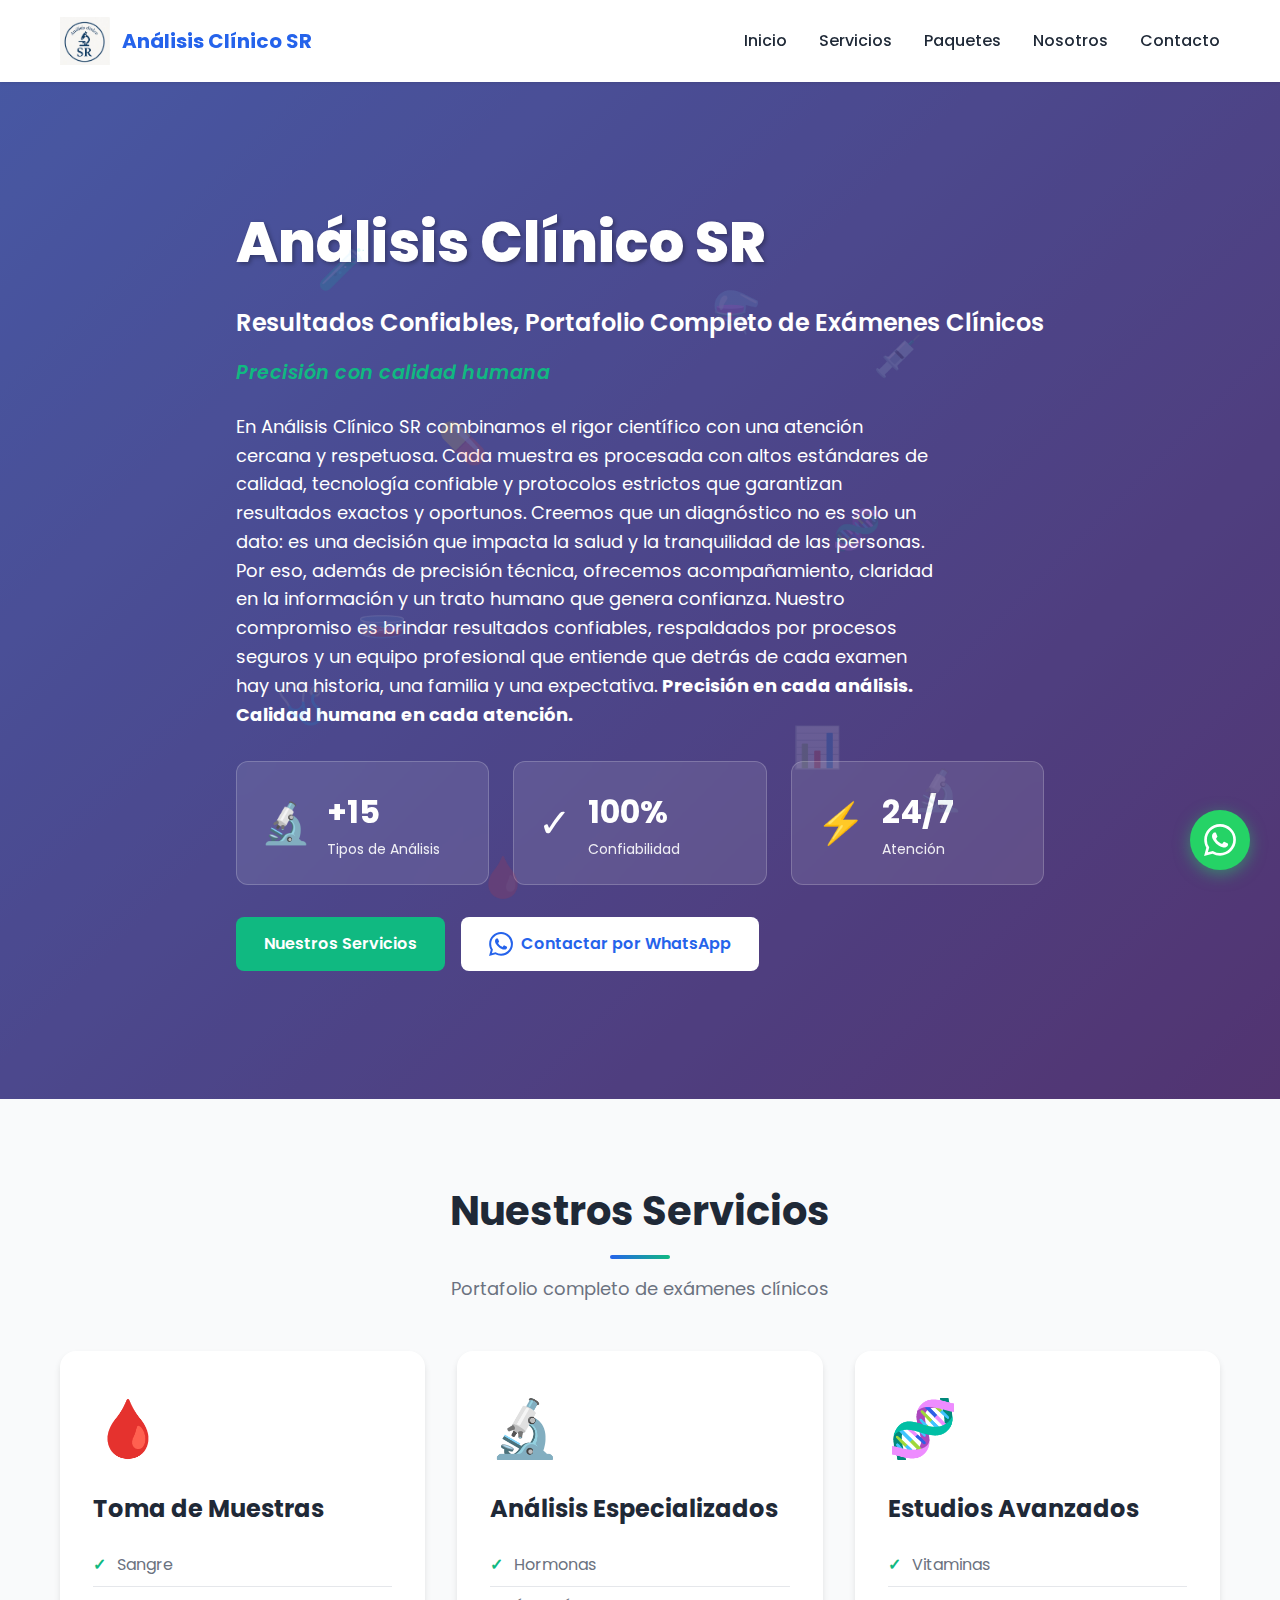
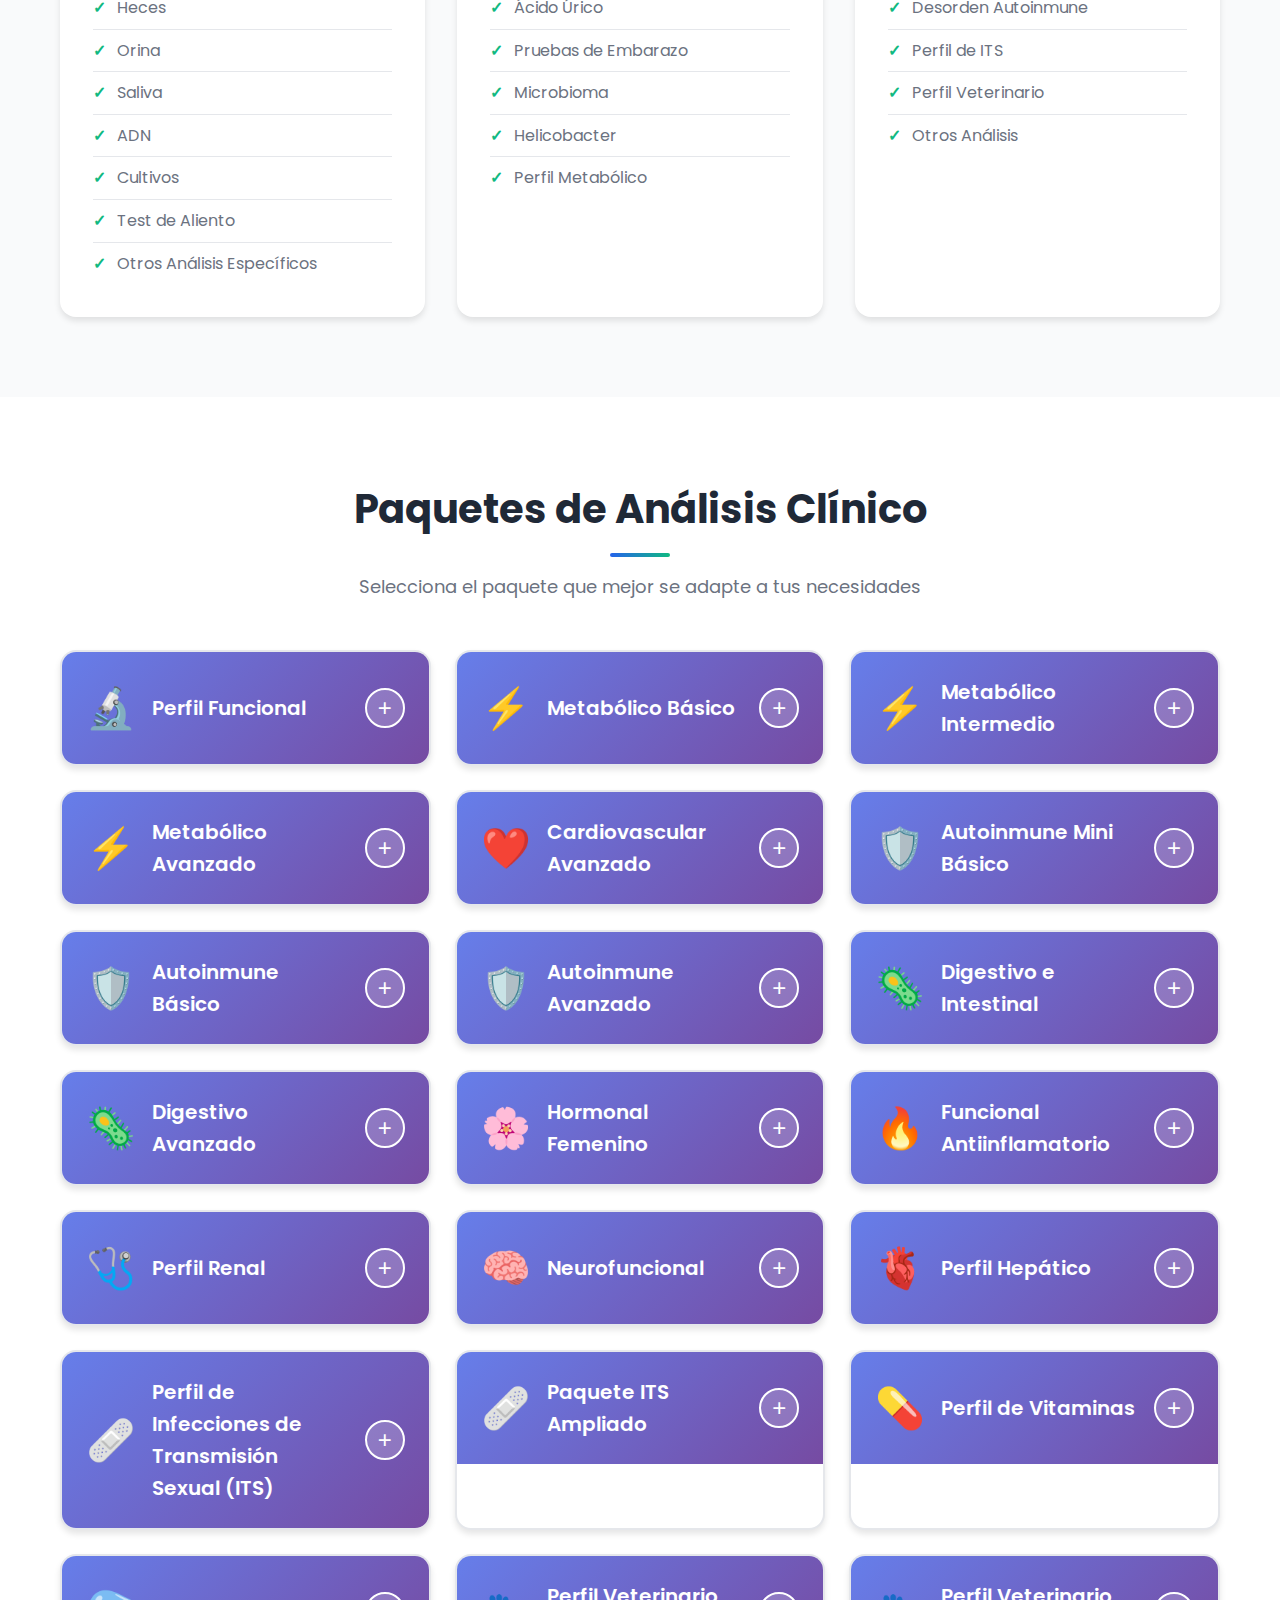
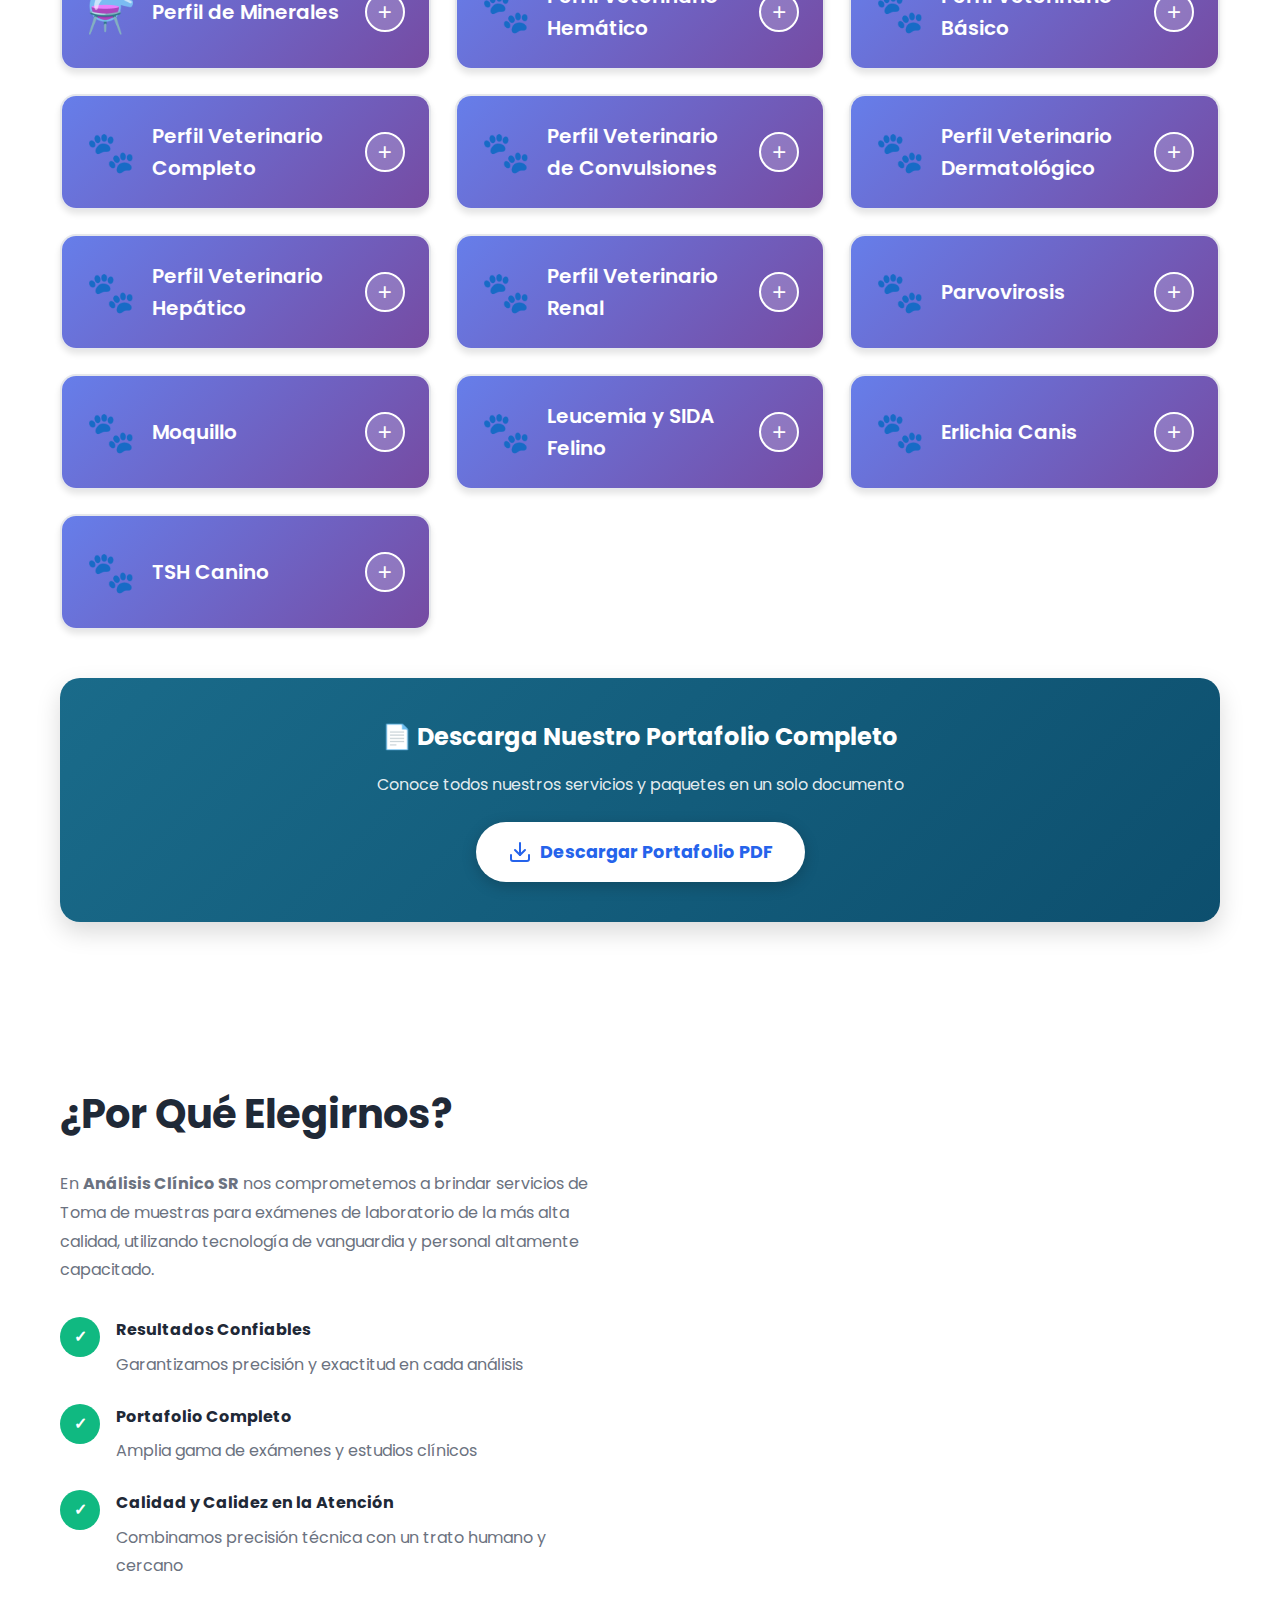
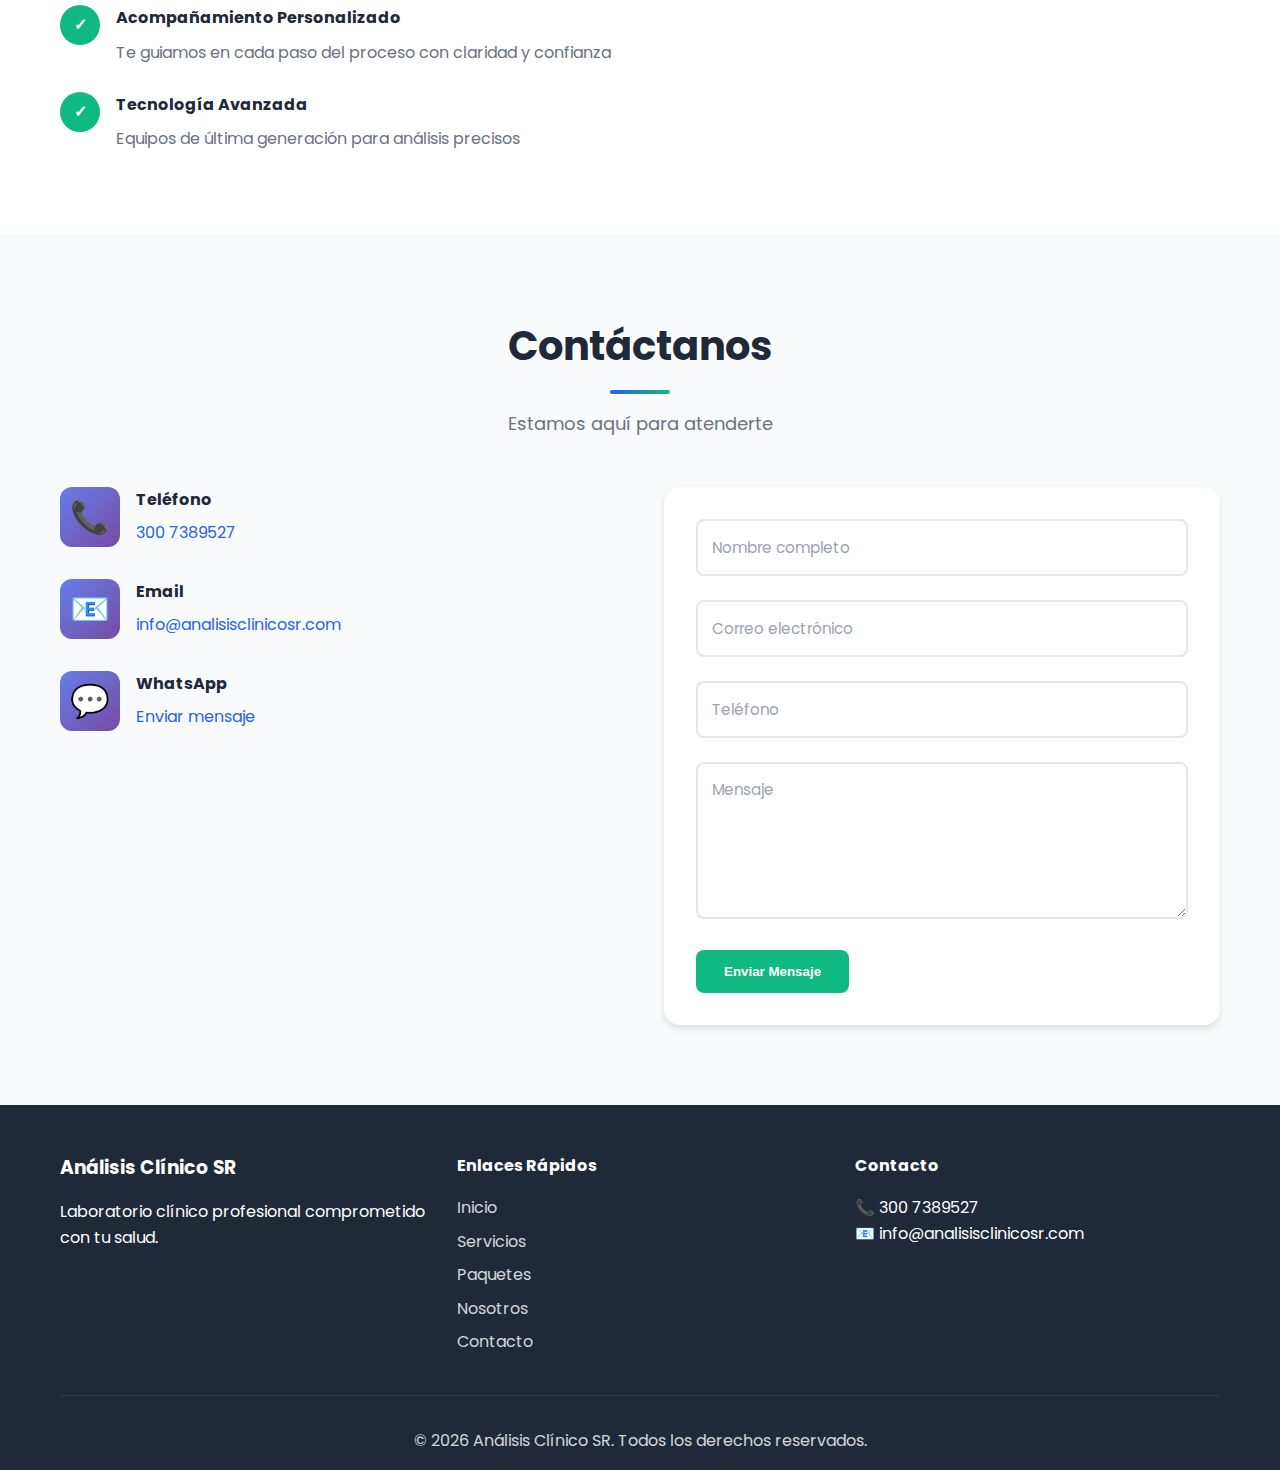
<file: index.html>
<!DOCTYPE html>
<html lang="es">
<head>
    <meta charset="UTF-8">
    <meta name="viewport" content="width=device-width, initial-scale=1.0">
    <meta name="description" content="Análisis Clínico SR - Laboratorio clínico profesional con resultados confiables.  Toma de muestras y portafolio completo de exámenes.">
    <meta name="keywords" content="laboratorio clínico, análisis clínico, toma de muestras, exámenes de sangre, pruebas de laboratorio">
    <title>Análisis Clínico SR - Laboratorio Clínico Profesional</title>
    <meta name="theme-color" content="#1a6b8a">
    <link rel="icon" href="images/logo.png" type="image/png">
    <link rel="stylesheet" href="css/styles.css">
    <link rel="preconnect" href="https://fonts.googleapis.com">
    <link rel="preconnect" href="https://fonts.gstatic.com" crossorigin>
    <link href="https://fonts.googleapis.com/css2?family=Poppins:wght@300;400;600;700;800&display=swap" rel="stylesheet">
    <style>
        /* Floating WhatsApp Button */
        .whatsapp-float {
            position: fixed;
            bottom: 30px;
            right: 30px;
            z-index: 9999;
        }
        .whatsapp-float a {
            display: flex;
            align-items: center;
            justify-content: center;
            width: 60px;
            height: 60px;
            background-color: #25D366;
            border-radius: 50%;
            box-shadow: 0 4px 16px rgba(37, 211, 102, 0.5);
            text-decoration: none;
            animation: whatsapp-pulse 2s infinite;
            position: relative;
        }
        .whatsapp-float a svg {
            fill: white;
        }
        .whatsapp-float a::after {
            content: '¡Escríbenos!';
            position: absolute;
            right: 70px;
            background: #333;
            color: white;
            padding: 6px 12px;
            border-radius: 6px;
            font-size: 0.85rem;
            white-space: nowrap;
            opacity: 0;
            pointer-events: none;
            transition: opacity 0.2s;
        }
        .whatsapp-float a:hover::after {
            opacity: 1;
        }
        @keyframes whatsapp-pulse {
            0%   { transform: scale(1); box-shadow: 0 4px 16px rgba(37, 211, 102, 0.5); }
            50%  { transform: scale(1.1); box-shadow: 0 6px 24px rgba(37, 211, 102, 0.7); }
            100% { transform: scale(1); box-shadow: 0 4px 16px rgba(37, 211, 102, 0.5); }
        }
    </style>
</head>
<body>
    <!-- Navegación -->
    <nav class="navbar">
        <div class="container">
            <div class="logo">
                <img src="images/logo.png" alt="Análisis Clínico SR Logo">
                <span>Análisis Clínico SR</span>
            </div>
            <ul class="nav-menu">
                <li><a href="#inicio">Inicio</a></li>
                <li><a href="#servicios">Servicios</a></li>
                <li><a href="#paquetes">Paquetes</a></li>
                <li><a href="#sobre-nosotros">Nosotros</a></li>
                <li><a href="#contacto">Contacto</a></li>
            </ul>
            <div class="hamburger">
                <span></span>
                <span></span>
                <span></span>
            </div>
        </div>
    </nav>

    <!-- Sección Hero -->
    <section id="inicio" class="hero">
        <div class="hero-overlay"></div>
        <div class="container hero-content">
            <div class="hero-text">
                <h1>Análisis Clínico SR</h1>
                <p class="subtitle">Resultados Confiables, Portafolio Completo de Exámenes Clínicos</p>
                <p class="slogan"><em>Precisión con calidad humana</em></p>
                <p class="description">En Análisis Clínico SR combinamos el rigor científico con una atención cercana y respetuosa. Cada muestra es procesada con altos estándares de calidad, tecnología confiable y protocolos estrictos que garantizan resultados exactos y oportunos. Creemos que un diagnóstico no es solo un dato: es una decisión que impacta la salud y la tranquilidad de las personas. Por eso, además de precisión técnica, ofrecemos acompañamiento, claridad en la información y un trato humano que genera confianza. Nuestro compromiso es brindar resultados confiables, respaldados por procesos seguros y un equipo profesional que entiende que detrás de cada examen hay una historia, una familia y una expectativa. <strong>Precisión en cada análisis. Calidad humana en cada atención.</strong></p>
                
                <!-- Estadísticas -->
                <div class="hero-stats">
                    <div class="stat-item">
                        <div class="stat-icon">🔬</div>
                        <div class="stat-content">
                            <h3>+15</h3>
                            <p>Tipos de Análisis</p>
                        </div>
                    </div>
                    <div class="stat-item">
                        <div class="stat-icon">✓</div>
                        <div class="stat-content">
                            <h3>100%</h3>
                            <p>Confiabilidad</p>
                        </div>
                    </div>
                    <div class="stat-item">
                        <div class="stat-icon">⚡</div>
                        <div class="stat-content">
                            <h3>24/7</h3>
                            <p>Atención</p>
                        </div>
                    </div>
                </div>

                <div class="hero-buttons">
                    <a href="#servicios" class="btn btn-primary">Nuestros Servicios</a>
                    <a href="https://wa.me/573007389527" target="_blank" class="btn btn-secondary">
                        <svg width="24" height="24" viewBox="0 0 24 24" fill="currentColor" style="margin-right: 8px;">
                            <path d="M17.472 14.382c-0.297-0.149-1.758-0.867-2.03-0.967-0.273-0.099-0.471-0.148-0.67 0.15-0.197 0.297-0.767 0.966-0.94 1.164-0.173 0.199-0.347 0.223-0.644 0.075-0.297-0.15-1.255-0.463-2.39-1.475-0.883-0.788-1.48-1.761-1.653-2.059-0.173-0.297-0.018-0.458 0.13-0.606 0.134-0.133 0.298-0.347 0.446-0.52 0.149-0.174 0.198-0.298 0.298-0.497 0.099-0.198 0.05-0.371-0.025-0.52-0.075-0.149-0.669-1.612-0.916-2.207-0.242-0.579-0.487-0.5-0.669-0.51-0.173-0.008-0.371-0.01-0.57-0.01-0.198 0-0.52 0.074-0.792 0.372-0.272 0.297-1.04 1.016-1.04 2.479 0 1.462 1.065 2.875 1.213 3.074 0.149 0.198 2.096 3.2 5.077 4.487 0.709 0.306 1.262 0.489 1.694 0.625 0.712 0.227 1.36 0.195 1.871 0.118 0.571-0.085 1.758-0.719 2.006-1.413 0.248-0.694 0.248-1.289 0.173-1.413-0.074-0.124-0.272-0.198-0.57-0.347m-5.421 7.403h-0.004a9.87 9.87 0 01-5.031-1.378l-0.361-0.214-3.741 0.982 0.998-3.648-0.235-0.374a9.86 9.86 0 01-1.51-5.26c0.001-5.45 4.436-9.884 9.888-9.884 2.64 0 5.122 1.03 6.988 2.898a9.825 9.825 0 012.893 6.994c-0.003 5.45-4.437 9.884-9.885 9.884m8.413-18.297A11.815 11.815 0 0012.05 0C5.495 0 0.16 5.335 0.157 11.892c0 2.096 0.547 4.142 1.588 5.945L0.057 24l6.305-1.654a11.882 11.882 0 005.683 1.448h0.005c6.554 0 11.89-5.335 11.893-11.893a11.821 11.821 0 00-3.48-8.413z"/>
                        </svg>
                        Contactar por WhatsApp
                    </a>
                </div>
            </div>

            <!-- Iconos Flotantes -->
            <div class="floating-icons">
                <div class="float-icon icon-1">🧪</div>
                <div class="float-icon icon-2">💉</div>
                <div class="float-icon icon-3">🩺</div>
                <div class="float-icon icon-4">🔬</div>
                <div class="float-icon icon-5">🧬</div>
                <div class="float-icon icon-6">💊</div>
                <div class="float-icon icon-7">🩸</div>
                <div class="float-icon icon-8">⚗️</div>
                <div class="float-icon icon-9">🧫</div>
                <div class="float-icon icon-10">📊</div>
            </div>
        </div>
    </section>

    <!-- Sección de Servicios -->
    <section id="servicios" class="services">
        <div class="container">
            <h2 class="section-title">Nuestros Servicios</h2>
            <p class="section-subtitle">Portafolio completo de exámenes clínicos</p>
            
            <div class="services-grid">
                <div class="service-card">
                    <div class="service-icon">🩸</div>
                    <h3>Toma de Muestras</h3>
                    <ul>
                        <li>Sangre</li>
                        <li>Heces</li>
                        <li>Orina</li>
                        <li>Saliva</li>
                        <li>ADN</li>
                        <li>Cultivos</li>
                        <li>Test de Aliento</li>
                        <li>Otros Análisis Específicos</li>
                    </ul>
                </div>

                <div class="service-card">
                    <div class="service-icon">🔬</div>
                    <h3>Análisis Especializados</h3>
                    <ul>
                        <li>Hormonas</li>
                        <li>Ácido Úrico</li>
                        <li>Pruebas de Embarazo</li>
                        <li>Microbioma</li>
                        <li>Helicobacter</li>
                        <li>Perfil Metabólico</li>
                    </ul>
                </div>

                <div class="service-card">
                    <div class="service-icon">🧬</div>
                    <h3>Estudios Avanzados</h3>
                    <ul>
                        <li>Vitaminas</li>
                        <li>Desorden Autoinmune</li>
                        <li>Perfil de ITS</li>
                        <li>Perfil Veterinario</li>
                        <li>Otros Análisis</li>
                    </ul>
                </div>
            </div>
        </div>
    </section>

    <!-- Sección de Paquetes -->
    <section id="paquetes" class="packages">
        <div class="container">
            <h2 class="section-title">Paquetes de Análisis Clínico</h2>
            <p class="section-subtitle">Selecciona el paquete que mejor se adapte a tus necesidades</p>
            
            <div class="packages-container">
                <!-- Perfil Funcional -->
                <div class="package-card">
                    <div class="package-header">
                        <div class="package-icon">🔬</div>
                        <h3>Perfil Funcional</h3>
                        <button class="toggle-btn">+</button>
                    </div>
                    <div class="package-content">
                        <ul>
                            <li>25 OH Vitamina D</li>
                            <li>PTH Intacta (Paratohormona)</li>
                            <li>Calcio en Suero</li>
                            <li>Fósforo en Suero</li>
                            <li>Ácido Fólico</li>
                            <li>Homocisteína Sérica</li>
                            <li>Zinc en Suero</li>
                            <li>PCR Ultrasensible</li>
                            <li>TSH</li>
                            <li>T3 Libre</li>
                            <li>T4 Libre</li>
                            <li>Anticuerpos Antitiroperoxidasa</li>
                            <li>Anticuerpos Antitiroglobulínicos</li>
                            <li>VSG</li>
                            <li>Magnesio en Suero</li>
                            <li>Hierro Sérico</li>
                            <li>Porcentaje de saturación de Transferrina</li>
                            <li>TIBC</li>
                            <li>Proteínas Totales y Diferenciadas</li>
                            <li>Hemograma</li>
                            <li>Creatinina – BUN</li>
                            <li>TGO – TGP</li>
                            <li>Gama Glutamil Transferasa</li>
                            <li>Fosfatasa Alcalina</li>
                            <li>HbA1C (Glucosa Glicada)</li>
                            <li>Insulina Basal</li>
                            <li>Insulina Post Prandial</li>
                            <li>LDH (Lactato Deshidrogenasa)</li>
                            <li>Perfil Lipídico</li>
                            <li>Ácido Úrico</li>
                            <li>Bilirrubinas</li>
                            <li>Glicemia Pre</li>
                            <li>Post Prandial</li>
                            <li>Coprológico</li>
                            <li>Antígeno Fecal para Helicobacter</li>
                            <li>Vitamina B12</li>
                        </ul>
                        <a href="https://wa.me/573007389527?text=Hola,%20estoy%20interesado%20en%20el%20Perfil%20Funcional" target="_blank" class="btn btn-primary">Solicitar este paquete</a>
                    </div>
                </div>

                <!-- Metabólico Básico -->
                <div class="package-card">
                    <div class="package-header">
                        <div class="package-icon">⚡</div>
                        <h3>Metabólico Básico</h3>
                        <button class="toggle-btn">+</button>
                    </div>
                    <div class="package-content">
                        <ul>
                            <li>Glucosa en ayunas</li>
                            <li>Insulina pre</li>
                            <li>Hb glicosilada (HbA1c)</li>
                            <li>Perfil lipídico completo (CT, HDL, LDL, TG)</li>
                            <li>Creatinina y BUN</li>
                            <li>Ácido úrico</li>
                            <li>AST – ALT</li>
                            <li>Hemograma</li>
                        </ul>
                        <a href="https://wa.me/573007389527?text=Hola,%20estoy%20interesado%20en%20el%20Metabólico%20Básico" target="_blank" class="btn btn-primary">Solicitar este paquete</a>
                    </div>
                </div>

                <!-- Metabólico Intermedio -->
                <div class="package-card">
                    <div class="package-header">
                        <div class="package-icon">⚡</div>
                        <h3>Metabólico Intermedio</h3>
                        <button class="toggle-btn">+</button>
                    </div>
                    <div class="package-content">
                        <ul>
                            <li>Glucosa en ayunas</li>
                            <li>Insulina pre y post carga 75</li>
                            <li>Perfil lipídico completo (CT, HDL, LDL, TG)</li>
                            <li>Creatinina y BUN</li>
                            <li>Ácido úrico</li>
                            <li>AST, ALT</li>
                            <li>Hemograma</li>
                            <li>Hemoglobina glicosilada (HbA1c)</li>
                            <li>TSH</li>
                            <li>T4 libre</li>
                            <li>PCR ultra sensible</li>
                            <li>Vitamina D3 25oh</li>
                            <li>Vitamina B12</li>
                            <li>Cortisol sérico AM</li>
                        </ul>
                        <a href="https://wa.me/573007389527?text=Hola,%20estoy%20interesado%20en%20el%20Metabólico%20Intermedio" target="_blank" class="btn btn-primary">Solicitar este paquete</a>
                    </div>
                </div>

                <!-- Metabólico Avanzado -->
                <div class="package-card">
                    <div class="package-header">
                        <div class="package-icon">⚡</div>
                        <h3>Metabólico Avanzado</h3>
                        <button class="toggle-btn">+</button>
                    </div>
                    <div class="package-content">
                        <ul>
                            <li>Glucosa en ayunas</li>
                            <li>Índice HOMA-IR (Glucosa + Insulina)</li>
                            <li>Insulina pre y post carga</li>
                            <li>Perfil lipídico completo (CT, HDL, LDL, TG)</li>
                            <li>Creatinina y BUN</li>
                            <li>Ácido úrico</li>
                            <li>AST, ALT</li>
                            <li>Hemograma</li>
                            <li>Hemoglobina glicosilada (HbA1c)</li>
                            <li>TSH</li>
                            <li>T4 libre</li>
                            <li>PCR ultrasensible</li>
                            <li>Homocisteína</li>
                            <li>Ferritina</li>
                            <li>Vitamina D</li>
                            <li>Vitamina B12</li>
                            <li>Curva de cortisol en saliva (7, 10, 4, 10)</li>
                        </ul>
                        <a href="https://wa.me/573007389527?text=Hola,%20estoy%20interesado%20en%20el%20Metabólico%20Avanzado" target="_blank" class="btn btn-primary">Solicitar este paquete</a>
                    </div>
                </div>

                <!-- Cardiovascular Avanzado -->
                <div class="package-card">
                    <div class="package-header">
                        <div class="package-icon">❤️</div>
                        <h3>Cardiovascular Avanzado</h3>
                        <button class="toggle-btn">+</button>
                    </div>
                    <div class="package-content">
                        <ul>
                            <li>Apolipoproteína A</li>
                            <li>Apolipoproteína B</li>
                            <li>Troponinas I (Cualitativa o cuantitativa)</li>
                            <li>Lipoproteína A</li>
                        </ul>
                        <a href="https://wa.me/573007389527?text=Hola,%20estoy%20interesado%20en%20el%20Cardiovascular%20Avanzado" target="_blank" class="btn btn-primary">Solicitar este paquete</a>
                    </div>
                </div>

                <!-- Autoinmune Mini Básico -->
                <div class="package-card">
                    <div class="package-header">
                        <div class="package-icon">🛡️</div>
                        <h3>Autoinmune Mini Básico</h3>
                        <button class="toggle-btn">+</button>
                    </div>
                    <div class="package-content">
                        <ul>
                            <li>ANAS</li>
                            <li>VSG</li>
                            <li>Factor Reumatoideo Latex</li>
                            <li>Factor Reumatoideo Cuantitativo</li>
                        </ul>
                        <a href="https://wa.me/573007389527?text=Hola,%20estoy%20interesado%20en%20el%20Autoinmune%20Mini%20Básico" target="_blank" class="btn btn-primary">Solicitar este paquete</a>
                    </div>
                </div>

                <!-- Autoinmune Básico -->
                <div class="package-card">
                    <div class="package-header">
                        <div class="package-icon">🛡️</div>
                        <h3>Autoinmune Básico</h3>
                        <button class="toggle-btn">+</button>
                    </div>
                    <div class="package-content">
                        <ul>
                            <li>ANAS</li>
                            <li>PCR latex</li>
                            <li>VSG</li>
                            <li>Hemograma</li>
                            <li>TSH, T4 libre</li>
                            <li>AC Antiperoxidasa</li>
                            <li>Ac Antitiroglobulínico</li>
                            <li>Factor Reumatoideo latex</li>
                            <li>Factor Reumatoideo Cuantitativo</li>
                        </ul>
                        <a href="https://wa.me/573007389527?text=Hola,%20estoy%20interesado%20en%20el%20Autoinmune%20Básico" target="_blank" class="btn btn-primary">Solicitar este paquete</a>
                    </div>
                </div>

                <!-- Autoinmune Avanzado -->
                <div class="package-card">
                    <div class="package-header">
                        <div class="package-icon">🛡️</div>
                        <h3>Autoinmune Avanzado</h3>
                        <button class="toggle-btn">+</button>
                    </div>
                    <div class="package-content">
                        <ul>
                            <li>ANAS</li>
                            <li>PCR</li>
                            <li>VSG</li>
                            <li>Hemograma</li>
                            <li>TSH, T4 libre</li>
                            <li>AC Antiperoxidasa</li>
                            <li>Ac Antitiroglobulínico</li>
                            <li>Anti-DNA</li>
                            <li>Anti-Ro/SSA, Anti-La/SSB</li>
                            <li>Anti-CCP</li>
                            <li>Factor Reumatoideo latex</li>
                            <li>Factor Reumatoideo cuantitativo</li>
                            <li>C3 y C4</li>
                            <li>Anticardiolipinas IgG e IgM</li>
                            <li>Péptido citrulina</li>
                        </ul>
                        <a href="https://wa.me/573007389527?text=Hola,%20estoy%20interesado%20en%20el%20Autoinmune%20Avanzado" target="_blank" class="btn btn-primary">Solicitar este paquete</a>
                    </div>
                </div>

                <!-- Digestivo e Intestinal -->
                <div class="package-card">
                    <div class="package-header">
                        <div class="package-icon">🦠</div>
                        <h3>Digestivo e Intestinal</h3>
                        <button class="toggle-btn">+</button>
                    </div>
                    <div class="package-content">
                        <ul>
                            <li>Calprotectina fecal</li>
                            <li>Elastasa pancreática fecal</li>
                            <li>Anticuerpos anti-transglutaminasa IgA / IgG</li>
                            <li>Giardia / Blastocystis / Parásitos en heces</li>
                            <li>Coproscópico + coprocultivo</li>
                        </ul>
                        <a href="https://wa.me/573007389527?text=Hola,%20estoy%20interesado%20en%20el%20Digestivo%20e%20Intestinal" target="_blank" class="btn btn-primary">Solicitar este paquete</a>
                    </div>
                </div>

                <!-- Digestivo Avanzado -->
                <div class="package-card">
                    <div class="package-header">
                        <div class="package-icon">🦠</div>
                        <h3>Digestivo Avanzado</h3>
                        <button class="toggle-btn">+</button>
                    </div>
                    <div class="package-content">
                        <ul>
                            <li>Prueba de aliento para SIBO</li>
                            <li>Prueba de aliento Ureasa C13 (Helicobacter pylori)</li>
                            <li>Prueba de aliento intolerancia a la lactosa</li>
                            <li>Prueba de aliento intolerancia a la fructosa</li>
                            <li>Biomatest</li>
                            <li>Biomatest pro</li>
                        </ul>
                        <p class="package-note">Tiempo de entrega: 10 días (incluyendo envío)</p>
                        <a href="https://wa.me/573007389527?text=Hola,%20estoy%20interesado%20en%20el%20Digestivo%20Avanzado" target="_blank" class="btn btn-primary">Solicitar este paquete</a>
                    </div>
                </div>

                <!-- Hormonal Femenino -->
                <div class="package-card">
                    <div class="package-header">
                        <div class="package-icon">🌸</div>
                        <h3>Hormonal Femenino</h3>
                        <button class="toggle-btn">+</button>
                    </div>
                    <div class="package-content">
                        <ul>
                            <li>FSH, LH</li>
                            <li>Estradiol</li>
                            <li>Progesterona (día 21 del ciclo)</li>
                            <li>Prolactina basal</li>
                            <li>DHEA-S</li>
                            <li>Testosterona total, testosterona libre</li>
                            <li>SHBG</li>
                            <li>TSH y T4 libre</li>
                        </ul>
                        <a href="https://wa.me/573007389527?text=Hola,%20estoy%20interesado%20en%20el%20Hormonal%20Femenino" target="_blank" class="btn btn-primary">Solicitar este paquete</a>
                    </div>
                </div>

                <!-- Funcional Antiinflamatorio -->
                <div class="package-card">
                    <div class="package-header">
                        <div class="package-icon">🔥</div>
                        <h3>Funcional Antiinflamatorio</h3>
                        <button class="toggle-btn">+</button>
                    </div>
                    <div class="package-content">
                        <ul>
                            <li>PCR ultrasensible</li>
                            <li>VSG</li>
                            <li>Ferritina</li>
                            <li>Homocisteína</li>
                            <li>Vitamina D3 25 OH</li>
                            <li>Insulina basal</li>
                            <li>Ácido úrico</li>
                            <li>TGP/TGO</li>
                            <li>Cortisol AM</li>
                        </ul>
                        <a href="https://wa.me/573007389527?text=Hola,%20estoy%20interesado%20en%20el%20Funcional%20Antiinflamatorio" target="_blank" class="btn btn-primary">Solicitar este paquete</a>
                    </div>
                </div>

                <!-- Perfil Renal -->
                <div class="package-card">
                    <div class="package-header">
                        <div class="package-icon">🩺</div>
                        <h3>Perfil Renal</h3>
                        <button class="toggle-btn">+</button>
                    </div>
                    <div class="package-content">
                        <ul>
                            <li>Creatinina</li>
                            <li>BUN</li>
                            <li>TFG (Tasa de Filtración Glomerular)</li>
                            <li>Electrolitos (Na, K, Cl, Ca, Mg)</li>
                            <li>Ácido úrico</li>
                            <li>Uroanálisis</li>
                            <li>Microalbuminuria</li>
                        </ul>
                        <a href="https://wa.me/573007389527?text=Hola,%20estoy%20interesado%20en%20el%20Perfil%20Renal" target="_blank" class="btn btn-primary">Solicitar este paquete</a>
                    </div>
                </div>

                <!-- Neurofuncional -->
                <div class="package-card">
                    <div class="package-header">
                        <div class="package-icon">🧠</div>
                        <h3>Neurofuncional</h3>
                        <button class="toggle-btn">+</button>
                    </div>
                    <div class="package-content">
                        <ul>
                            <li>Vitamina B12</li>
                            <li>Ácido fólico libre</li>
                            <li>Vitamina B6</li>
                            <li>Magnesio sérico</li>
                            <li>Homocisteína</li>
                            <li>TSH, T4 libre</li>
                            <li>Cortisol AM</li>
                            <li>Cortisol en saliva</li>
                        </ul>
                        <a href="https://wa.me/573007389527?text=Hola,%20estoy%20interesado%20en%20el%20Neurofuncional" target="_blank" class="btn btn-primary">Solicitar este paquete</a>
                    </div>
                </div>

                <!-- Perfil Hepático -->
                <div class="package-card">
                    <div class="package-header">
                        <div class="package-icon">🫀</div>
                        <h3>Perfil Hepático</h3>
                        <button class="toggle-btn">+</button>
                    </div>
                    <div class="package-content">
                        <ul>
                            <li>Bilirrubinas totales</li>
                            <li>Bilirrubinas directas</li>
                            <li>Bilirrubinas indirectas</li>
                            <li>Fosfatasa Alcalina</li>
                            <li>AST</li>
                            <li>ALT</li>
                            <li>GGT</li>
                            <li>LDH</li>
                        </ul>
                        <a href="https://wa.me/573007389527?text=Hola,%20estoy%20interesado%20en%20el%20Perfil%20Hepático" target="_blank" class="btn btn-primary">Solicitar este paquete</a>
                    </div>
                </div>

                <!-- ITS Básico -->
                <div class="package-card">
                    <div class="package-header">
                        <div class="package-icon">🩹</div>
                        <h3>Perfil de Infecciones de Transmisión Sexual (ITS)</h3>
                        <button class="toggle-btn">+</button>
                    </div>
                    <div class="package-content">
                        <ul>
                            <li>VDRL o RPR (tamizaje para sífilis)</li>
                            <li>Prueba rápida de VIH 1/2 o ELISA VIH 4ta generación</li>
                            <li>Hepatitis B (HBsAg, Anti-HBs, Anti-HBc total)</li>
                            <li>Hepatitis C (Anti-VHC)</li>
                        </ul>
                        <a href="https://wa.me/573007389527?text=Hola,%20estoy%20interesado%20en%20el%20Perfil%20de%20ITS" target="_blank" class="btn btn-primary">Solicitar este paquete</a>
                    </div>
                </div>

                <!-- ITS Ampliado -->
                <div class="package-card">
                    <div class="package-header">
                        <div class="package-icon">🩹</div>
                        <h3>Paquete ITS Ampliado</h3>
                        <button class="toggle-btn">+</button>
                    </div>
                    <div class="package-content">
                        <ul>
                            <li>PCR o detección molecular para:  </li>
                            <li>Chlamydia trachomatis</li>
                            <li>Neisseria gonorrhoeae</li>
                            <li>Mycoplasma genitalium</li>
                            <li>Ureaplasma urealyticum</li>
                            <li>Herpes simple tipo 1 y 2</li>
                            <li>Cultivo endocervical o uretral</li>
                            <li>Papanicolaou</li>
                            <li>ADN de VPH</li>
                            <li>Frotis</li>
                        </ul>
                        <a href="https://wa.me/573007389527?text=Hola,%20estoy%20interesado%20en%20el%20Paquete%20ITS%20Ampliado" target="_blank" class="btn btn-primary">Solicitar este paquete</a>
                    </div>
                </div>

                <!-- Perfil de Vitaminas -->
                <div class="package-card">
                    <div class="package-header">
                        <div class="package-icon">💊</div>
                        <h3>Perfil de Vitaminas</h3>
                        <button class="toggle-btn">+</button>
                    </div>
                    <div class="package-content">
                        <ul>
                            <li>Vitamina B12 (Cobalamina)</li>
                            <li>Ácido fólico (Vitamina B9)</li>
                            <li>Piridoxina (Vitamina B6)</li>
                            <li>Magnesio sérico</li>
                            <li>Vitamina D (25-OH)</li>
                            <li>Tiamina (Vitamina B1)</li>
                            <li>Alfa-tocoferol (Vitamina E)</li>
                            <li>Ascorbato (Vitamina C)</li>
                        </ul>
                        <a href="https://wa.me/573007389527?text=Hola,%20estoy%20interesado%20en%20el%20Perfil%20de%20Vitaminas" target="_blank" class="btn btn-primary">Solicitar este paquete</a>
                    </div>
                </div>

                <!-- Perfil de Minerales -->
                <div class="package-card">
                    <div class="package-header">
                        <div class="package-icon">⚗️</div>
                        <h3>Perfil de Minerales</h3>
                        <button class="toggle-btn">+</button>
                    </div>
                    <div class="package-content">
                        <ul>
                            <li>Zinc</li>
                            <li>Selenio</li>
                            <li>Hierro</li>
                            <li>Fósforo</li>
                            <li>Potasio</li>
                            <li>Cobre</li>
                            <li>Calcio</li>
                            <li>Magnesio</li>
                            <li>Cloro</li>
                            <li>Sodio</li>
                        </ul>
                        <a href="https://wa.me/573007389527?text=Hola,%20estoy%20interesado%20en%20el%20Perfil%20de%20Minerales" target="_blank" class="btn btn-primary">Solicitar este paquete</a>
                    </div>
                </div>

                <!-- ========== PERFILES VETERINARIOS ========== -->
                
                <!-- Veterinario:  Perfil Hemático -->
                <div class="package-card">
                    <div class="package-header">
                        <div class="package-icon">🐾</div>
                        <h3>Perfil Veterinario Hemático</h3>
                        <button class="toggle-btn">+</button>
                    </div>
                    <div class="package-content">
                        <ul>
                            <li>Hemograma</li>
                            <li>Hemoparásitos</li>
                        </ul>
                        <a href="https://wa.me/573007389527?text=Hola,%20estoy%20interesado%20en%20el%20Perfil%20Veterinario%20Hemático" target="_blank" class="btn btn-primary">Solicitar este paquete</a>
                    </div>
                </div>

                <!-- Veterinario: Perfil Básico -->
                <div class="package-card">
                    <div class="package-header">
                        <div class="package-icon">🐾</div>
                        <h3>Perfil Veterinario Básico</h3>
                        <button class="toggle-btn">+</button>
                    </div>
                    <div class="package-content">
                        <ul>
                            <li>Glucosa</li>
                            <li>Creatinina</li>
                            <li>Bun, Alt</li>
                            <li>Fosfatasa Alcalina</li>
                            <li>Proteínas Diferenciadas</li>
                            <li>Calcio</li>
                            <li>Hemograma</li>
                        </ul>
                        <a href="https://wa.me/573007389527?text=Hola,%20estoy%20interesado%20en%20el%20Perfil%20Veterinario%20Básico" target="_blank" class="btn btn-primary">Solicitar este paquete</a>
                    </div>
                </div>

                <!-- Veterinario: Perfil Completo -->
                <div class="package-card">
                    <div class="package-header">
                        <div class="package-icon">🐾</div>
                        <h3>Perfil Veterinario Completo</h3>
                        <button class="toggle-btn">+</button>
                    </div>
                    <div class="package-content">
                        <ul>
                            <li>Glucosa</li>
                            <li>Bun Creatinina</li>
                            <li>Colesterol</li>
                            <li>Bilirrubinas Diferenciadas</li>
                            <li>Alt</li>
                            <li>Proteínas Diferenciadas</li>
                            <li>Calcio Fosfatasa Alcalina</li>
                            <li>CPK</li>
                            <li>Fosforo</li>
                            <li>Hemograma</li>
                        </ul>
                        <a href="https://wa.me/573007389527?text=Hola,%20estoy%20interesado%20en%20el%20Perfil%20Veterinario%20Completo" target="_blank" class="btn btn-primary">Solicitar este paquete</a>
                    </div>
                </div>

                <!-- Veterinario: Perfil de Convulsiones -->
                <div class="package-card">
                    <div class="package-header">
                        <div class="package-icon">🐾</div>
                        <h3>Perfil Veterinario de Convulsiones</h3>
                        <button class="toggle-btn">+</button>
                    </div>
                    <div class="package-content">
                        <ul>
                            <li>Glucosa</li>
                            <li>Bun</li>
                            <li>Calcio</li>
                            <li>Amoniaco</li>
                            <li>Bicarbonato</li>
                            <li>Electrolitos</li>
                        </ul>
                        <a href="https://wa.me/573007389527?text=Hola,%20estoy%20interesado%20en%20el%20Perfil%20Veterinario%20de%20Convulsiones" target="_blank" class="btn btn-primary">Solicitar este paquete</a>
                    </div>
                </div>

                <!-- Veterinario: Perfil Dermatológico -->
                <div class="package-card">
                    <div class="package-header">
                        <div class="package-icon">🐾</div>
                        <h3>Perfil Veterinario Dermatológico</h3>
                        <button class="toggle-btn">+</button>
                    </div>
                    <div class="package-content">
                        <ul>
                            <li>Glucosa</li>
                            <li>Colesterol</li>
                            <li>Alt</li>
                            <li>Fosfatasa Alcalina</li>
                            <li>Hemograma</li>
                            <li>Koh</li>
                            <li>T4 Libre</li>
                        </ul>
                        <a href="https://wa.me/573007389527?text=Hola,%20estoy%20interesado%20en%20el%20Perfil%20Veterinario%20Dermatológico" target="_blank" class="btn btn-primary">Solicitar este paquete</a>
                    </div>
                </div>

                <!-- Veterinario: Perfil Hepático -->
                <div class="package-card">
                    <div class="package-header">
                        <div class="package-icon">🐾</div>
                        <h3>Perfil Veterinario Hepático</h3>
                        <button class="toggle-btn">+</button>
                    </div>
                    <div class="package-content">
                        <ul>
                            <li>Alt</li>
                            <li>Fosfatasa Alcalina</li>
                            <li>Bilirrubinas Diferenciadas</li>
                            <li>GGT</li>
                        </ul>
                        <a href="https://wa.me/573007389527?text=Hola,%20estoy%20interesado%20en%20el%20Perfil%20Veterinario%20Hepático" target="_blank" class="btn btn-primary">Solicitar este paquete</a>
                    </div>
                </div>

                <!-- Veterinario: Perfil Renal -->
                <div class="package-card">
                    <div class="package-header">
                        <div class="package-icon">🐾</div>
                        <h3>Perfil Veterinario Renal</h3>
                        <button class="toggle-btn">+</button>
                    </div>
                    <div class="package-content">
                        <ul>
                            <li>Bun</li>
                            <li>Creatinina</li>
                            <li>Albumina</li>
                            <li>Calcio</li>
                            <li>Fosforo</li>
                            <li>Parcial De Orina</li>
                            <li>Glucosa</li>
                            <li>Bun</li>
                            <li>Creatinina</li>
                            <li>Triglicéridos</li>
                            <li>GGT</li>
                            <li>Bilirrubinas Diferenciadas</li>
                            <li>Proteínas Diferenciadas</li>
                            <li>AST</li>
                            <li>Calcio</li>
                            <li>Fosforo</li>
                            <li>LDH</li>
                            <li>Fosfatasa Alcalino</li>
                            <li>Hemograma</li>
                            <li>Hemoparásitos</li>
                        </ul>
                        <a href="https://wa.me/573007389527?text=Hola,%20estoy%20interesado%20en%20el%20Perfil%20Veterinario%20Renal" target="_blank" class="btn btn-primary">Solicitar este paquete</a>
                    </div>
                </div>

                <!-- Veterinario: Parvovirosis -->
                <div class="package-card">
                    <div class="package-header">
                        <div class="package-icon">🐾</div>
                        <h3>Parvovirosis</h3>
                        <button class="toggle-btn">+</button>
                    </div>
                    <div class="package-content">
                        <ul>
                            <li>Prueba rápida para detección de Parvovirosis canina</li>
                        </ul>
                        <a href="https://wa.me/573007389527?text=Hola,%20estoy%20interesado%20en%20Parvovirosis" target="_blank" class="btn btn-primary">Solicitar este paquete</a>
                    </div>
                </div>

                <!-- Veterinario: Moquillo -->
                <div class="package-card">
                    <div class="package-header">
                        <div class="package-icon">🐾</div>
                        <h3>Moquillo</h3>
                        <button class="toggle-btn">+</button>
                    </div>
                    <div class="package-content">
                        <ul>
                            <li>Prueba rápida para detección de Moquillo canino</li>
                        </ul>
                        <a href="https://wa.me/573007389527?text=Hola,%20estoy%20interesado%20en%20Moquillo" target="_blank" class="btn btn-primary">Solicitar este paquete</a>
                    </div>
                </div>

                <!-- Veterinario: Leucemia y SIDA Felino -->
                <div class="package-card">
                    <div class="package-header">
                        <div class="package-icon">🐾</div>
                        <h3>Leucemia y SIDA Felino</h3>
                        <button class="toggle-btn">+</button>
                    </div>
                    <div class="package-content">
                        <ul>
                            <li>Prueba rápida para detección de Leucemia Felina</li>
                            <li>Prueba rápida para detección de SIDA Felino</li>
                        </ul>
                        <a href="https://wa.me/573007389527?text=Hola,%20estoy%20interesado%20en%20Leucemia%20y%20SIDA%20Felino" target="_blank" class="btn btn-primary">Solicitar este paquete</a>
                    </div>
                </div>

                <!-- Veterinario: Erlichia Canis -->
                <div class="package-card">
                    <div class="package-header">
                        <div class="package-icon">🐾</div>
                        <h3>Erlichia Canis</h3>
                        <button class="toggle-btn">+</button>
                    </div>
                    <div class="package-content">
                        <ul>
                            <li>Prueba rápida para detección de Erlichia Canis</li>
                        </ul>
                        <a href="https://wa.me/573007389527?text=Hola,%20estoy%20interesado%20en%20Erlichia%20Canis" target="_blank" class="btn btn-primary">Solicitar este paquete</a>
                    </div>
                </div>

                <!-- Veterinario: TSH Canino -->
                <div class="package-card">
                    <div class="package-header">
                        <div class="package-icon">🐾</div>
                        <h3>TSH Canino</h3>
                        <button class="toggle-btn">+</button>
                    </div>
                    <div class="package-content">
                        <ul>
                            <li>TSH (Hormona Estimulante de Tiroides) en caninos</li>
                        </ul>
                        <a href="https://wa.me/573007389527?text=Hola,%20estoy%20interesado%20en%20TSH%20Canino" target="_blank" class="btn btn-primary">Solicitar este paquete</a>
                    </div>
                </div>

            </div>
            
<!-- NUEVO:  Botón de Portafolio PDF -->
<!-- NUEVO:  Botón de Portafolio PDF -->
<div class="pdf-download-section">
    <h3>📄 Descarga Nuestro Portafolio Completo</h3>
    <p>Conoce todos nuestros servicios y paquetes en un solo documento</p>
    <a href="ANALISIS%20CLINICO%20SR.pdf" download="Portafolio-Analisis-Clinico-SR.pdf" class="btn-download">
        <svg width="24" height="24" viewBox="0 0 24 24" fill="none" stroke="currentColor" stroke-width="2" stroke-linecap="round" stroke-linejoin="round">
            <path d="M21 15v4a2 2 0 0 1-2 2H5a2 2 0 0 1-2-2v-4"></path>
            <polyline points="7 10 12 15 17 10"></polyline>
            <line x1="12" y1="15" x2="12" y2="3"></line>
        </svg>
        Descargar Portafolio PDF
    </a>
</div>
</div>
        </div>
    </section>

    <!-- Sección Sobre Nosotros -->
    <section id="sobre-nosotros" class="about">
        <div class="container">
            <div class="about-content">
                <div class="about-text">
                    <h2>¿Por Qué Elegirnos?</h2>
                    <p>En <strong>Análisis Clínico SR</strong> nos comprometemos a brindar servicios de Toma de muestras para exámenes de laboratorio de la más alta calidad, utilizando tecnología de vanguardia y personal altamente capacitado.</p>
                    
                    <div class="features">
                        <div class="feature">
                            <div class="feature-icon">✓</div>
                            <div>
                                <h4>Resultados Confiables</h4>
                                <p>Garantizamos precisión y exactitud en cada análisis</p>
                            </div>
                        </div>
                        <div class="feature">
                            <div class="feature-icon">✓</div>
                            <div>
                                <h4>Portafolio Completo</h4>
                                <p>Amplia gama de exámenes y estudios clínicos</p>
                            </div>
                        </div>
                        <div class="feature">
                            <div class="feature-icon">✓</div>
                            <div>
                                <h4>Calidad y Calidez en la Atención</h4>
                                <p>Combinamos precisión técnica con un trato humano y cercano</p>
                            </div>
                        </div>
                        <div class="feature">
                            <div class="feature-icon">✓</div>
                            <div>
                                <h4>Acompañamiento Personalizado</h4>
                                <p>Te guiamos en cada paso del proceso con claridad y confianza</p>
                            </div>
                        </div>
                        <div class="feature">
                            <div class="feature-icon">✓</div>
                            <div>
                                <h4>Tecnología Avanzada</h4>
                                <p>Equipos de última generación para análisis precisos</p>
                            </div>
                        </div>
                    </div>
                </div>
                <div class="about-image">
                    <img src="images/laboratorio.jpg" alt="Análisis Clínico SR" loading="lazy">
                </div>
            </div>
        </div>
    </section>

    <!-- Sección de Contacto -->
    <section id="contacto" class="contact">
        <div class="container">
            <h2 class="section-title">Contáctanos</h2>
            <p class="section-subtitle">Estamos aquí para atenderte</p>
            
            <div class="contact-grid">
                <div class="contact-info">
                    <div class="contact-item">
                        <div class="contact-icon">📞</div>
                        <div>
                            <h4>Teléfono</h4>
                            <p><a href="tel:+573007389527">300 7389527</a></p>
                        </div>
                    </div>
                    
                    <div class="contact-item">
                        <div class="contact-icon">📧</div>
                        <div>
                            <h4>Email</h4>
                            <p><a href="mailto:info@analisisclinicosr.com">info@analisisclinicosr.com</a></p>
                        </div>
                    </div>
                    
                    <div class="contact-item">
                        <div class="contact-icon">💬</div>
                        <div>
                            <h4>WhatsApp</h4>
                            <p><a href="https://wa.me/573007389527" target="_blank">Enviar mensaje</a></p>
                        </div>
                    </div>
                </div>

                <div class="contact-form">
                    <form id="contactForm">
                        <div class="form-group">
                            <input type="text" id="name" name="name" placeholder="Nombre completo" autocomplete="name" required>
                        </div>
                        <div class="form-group">
                            <input type="email" id="email" name="email" placeholder="Correo electrónico" autocomplete="email" required>
                        </div>
                        <div class="form-group">
                            <input type="tel" id="phone" name="phone" placeholder="Teléfono" autocomplete="tel">
                        </div>
                        <div class="form-group">
                            <textarea id="message" name="message" rows="5" placeholder="Mensaje" required></textarea>
                        </div>
                        <button type="submit" class="btn btn-primary">Enviar Mensaje</button>
                    </form>
                </div>
            </div>
        </div>
    </section>

    <!-- Footer -->
    <footer class="footer">
        <div class="container">
            <div class="footer-content">
                <div class="footer-section">
                    <h3>Análisis Clínico SR</h3>
                    <p>Laboratorio clínico profesional comprometido con tu salud. </p>
                </div>
                <div class="footer-section">
                    <h4>Enlaces Rápidos</h4>
                    <ul>
                        <li><a href="#inicio">Inicio</a></li>
                        <li><a href="#servicios">Servicios</a></li>
                        <li><a href="#paquetes">Paquetes</a></li>
                        <li><a href="#sobre-nosotros">Nosotros</a></li>
                        <li><a href="#contacto">Contacto</a></li>
                    </ul>
                </div>
                <div class="footer-section">
                    <h4>Contacto</h4>
                    <p>📞 300 7389527</p>
                    <p>📧 info@analisisclinicosr.com</p>
                </div>
            </div>
            <div class="footer-bottom">
                <p>&copy; 2026 Análisis Clínico SR. Todos los derechos reservados.</p>
            </div>
        </div>
    </footer>

    <script src="js/script.js"></script>

    <!-- Botón flotante de WhatsApp -->
    <div class="whatsapp-float">
        <a href="https://wa.me/573007389527?text=Hola,%20me%20gustaría%20obtener%20más%20información" target="_blank" aria-label="Contactar por WhatsApp">
            <svg width="32" height="32" viewBox="0 0 24 24" xmlns="http://www.w3.org/2000/svg">
                <path d="M17.472 14.382c-0.297-0.149-1.758-0.867-2.03-0.967-0.273-0.099-0.471-0.148-0.67 0.15-0.197 0.297-0.767 0.966-0.94 1.164-0.173 0.199-0.347 0.223-0.644 0.075-0.297-0.15-1.255-0.463-2.39-1.475-0.883-0.788-1.48-1.761-1.653-2.059-0.173-0.297-0.018-0.458 0.13-0.606 0.134-0.133 0.298-0.347 0.446-0.52 0.149-0.174 0.198-0.298 0.298-0.497 0.099-0.198 0.05-0.371-0.025-0.52-0.075-0.149-0.669-1.612-0.916-2.207-0.242-0.579-0.487-0.5-0.669-0.51-0.173-0.008-0.371-0.01-0.57-0.01-0.198 0-0.52 0.074-0.792 0.372-0.272 0.297-1.04 1.016-1.04 2.479 0 1.462 1.065 2.875 1.213 3.074 0.149 0.198 2.096 3.2 5.077 4.487 0.709 0.306 1.262 0.489 1.694 0.625 0.712 0.227 1.36 0.195 1.871 0.118 0.571-0.085 1.758-0.719 2.006-1.413 0.248-0.694 0.248-1.289 0.173-1.413-0.074-0.124-0.272-0.198-0.57-0.347m-5.421 7.403h-0.004a9.87 9.87 0 01-5.031-1.378l-0.361-0.214-3.741 0.982 0.998-3.648-0.235-0.374a9.86 9.86 0 01-1.51-5.26c0.001-5.45 4.436-9.884 9.888-9.884 2.64 0 5.122 1.03 6.988 2.898a9.825 9.825 0 012.893 6.994c-0.003 5.45-4.437 9.884-9.885 9.884m8.413-18.297A11.815 11.815 0 0012.05 0C5.495 0 0.16 5.335 0.157 11.892c0 2.096 0.547 4.142 1.588 5.945L0.057 24l6.305-1.654a11.882 11.882 0 005.683 1.448h0.005c6.554 0 11.89-5.335 11.893-11.893a11.821 11.821 0 00-3.48-8.413z"/>
            </svg>
        </a>
    </div>
</body>
</html>
</file>
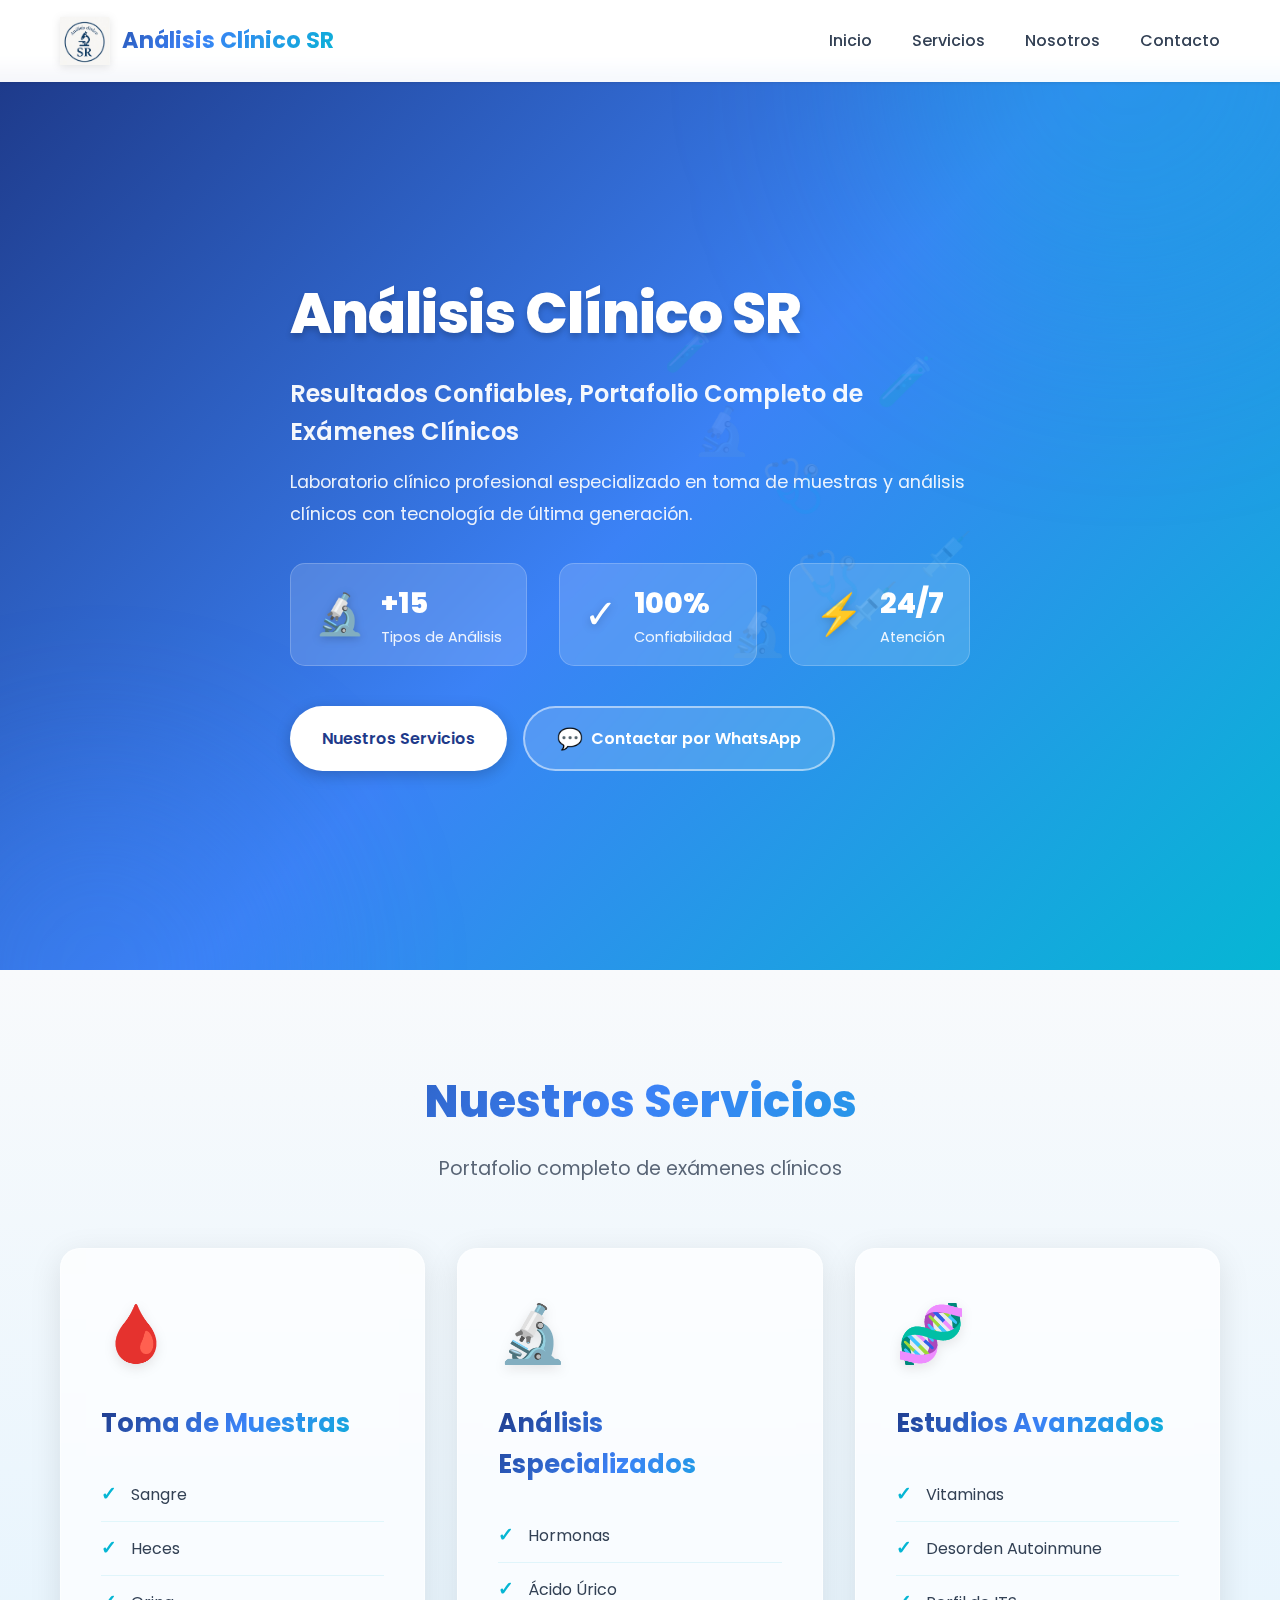
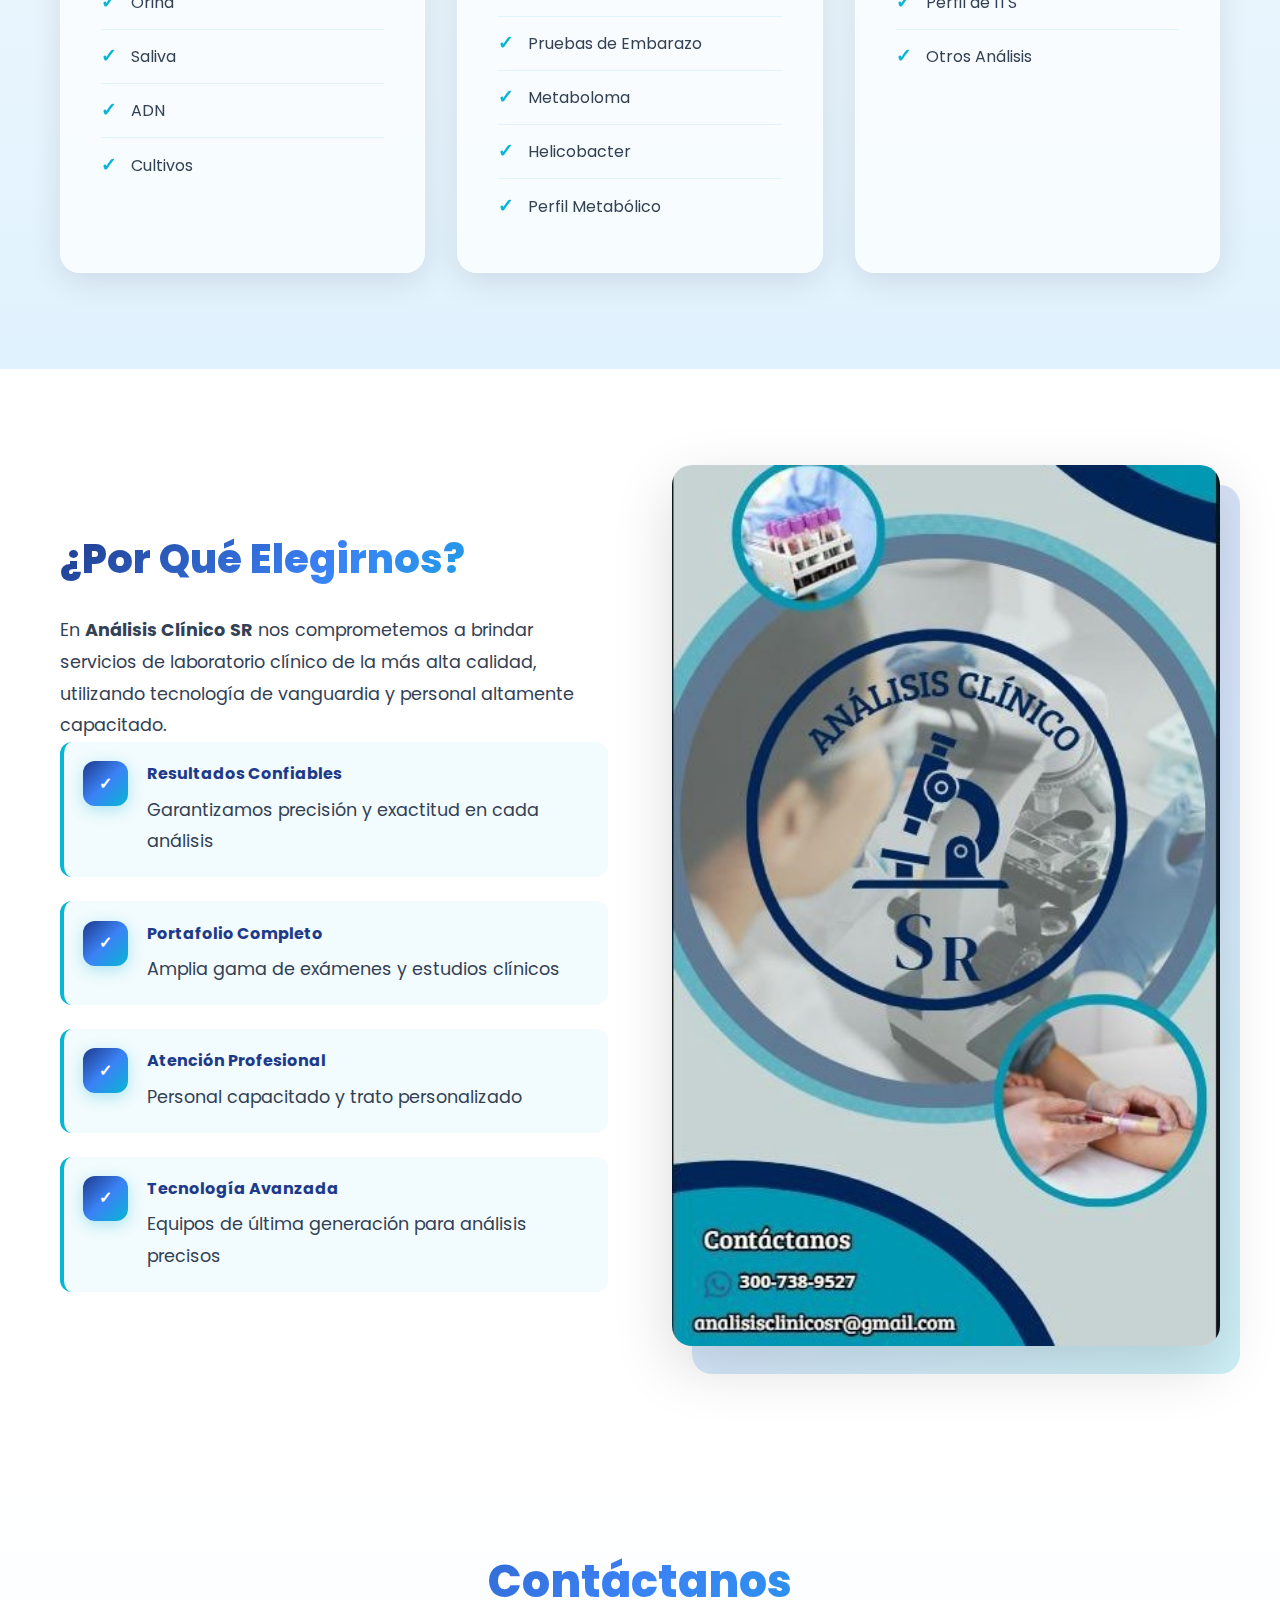
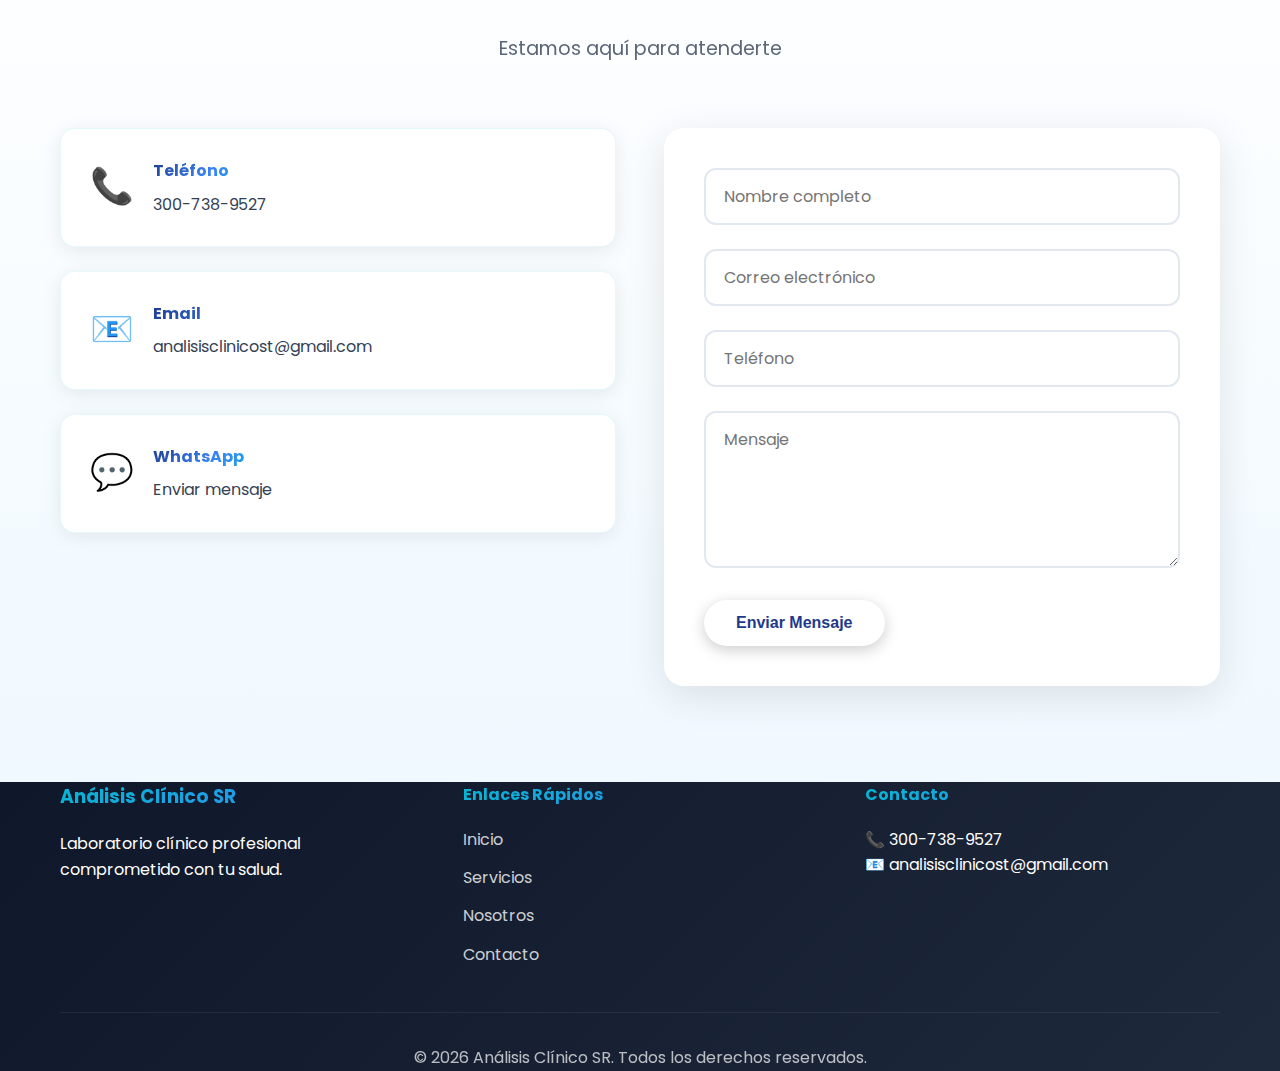
<file: An-lisis-Cl-nico-SR-main/index.html>
<!DOCTYPE html>
<html lang="es">
<head>
    <meta charset="UTF-8">
    <meta name="viewport" content="width=device-width, initial-scale=1.0">
    <meta name="description" content="Análisis Clínico SR - Laboratorio clínico profesional con resultados confiables.  Toma de muestras y portafolio completo de exámenes.">
    <meta name="keywords" content="laboratorio clínico, análisis clínico, toma de muestras, exámenes de sangre, pruebas de laboratorio">
    <title>Análisis Clínico SR - Laboratorio Clínico Profesional</title>
    <link rel="stylesheet" href="css/styles.css">
    <link rel="preconnect" href="https://fonts.googleapis.com">
    <link rel="preconnect" href="https://fonts.gstatic.com" crossorigin>
    <link href="https://fonts.googleapis.com/css2?family=Poppins:wght@300;400;600;700;800&display=swap" rel="stylesheet">
</head>
<body>
    <!-- Navegación -->
    <nav class="navbar">
        <div class="container">
            <div class="logo">
                <img src="images/logo.png" alt="Análisis Clínico SR Logo">
                <span>Análisis Clínico SR</span>
            </div>
            <ul class="nav-menu">
                <li><a href="#inicio">Inicio</a></li>
                <li><a href="#servicios">Servicios</a></li>
                <li><a href="#sobre-nosotros">Nosotros</a></li>
                <li><a href="#contacto">Contacto</a></li>
            </ul>
            <div class="hamburger">
                <span></span>
                <span></span>
                <span></span>
            </div>
        </div>
    </nav>

    <!-- Sección Hero -->
    <section id="inicio" class="hero">
        <div class="hero-overlay"></div>
        <div class="container hero-content">
            <div class="hero-text">
                <h1>Análisis Clínico SR</h1>
                <p class="subtitle">Resultados Confiables, Portafolio Completo de Exámenes Clínicos</p>
                <p class="description">Laboratorio clínico profesional especializado en toma de muestras y análisis clínicos con tecnología de última generación.</p>
                
                <!-- Estadísticas -->
                <div class="hero-stats">
                    <div class="stat-item">
                        <div class="stat-icon">🔬</div>
                        <div class="stat-content">
                            <h3>+15</h3>
                            <p>Tipos de Análisis</p>
                        </div>
                    </div>
                    <div class="stat-item">
                        <div class="stat-icon">✓</div>
                        <div class="stat-content">
                            <h3>100%</h3>
                            <p>Confiabilidad</p>
                        </div>
                    </div>
                    <div class="stat-item">
                        <div class="stat-icon">⚡</div>
                        <div class="stat-content">
                            <h3>24/7</h3>
                            <p>Atención</p>
                        </div>
                    </div>
                </div>

                <div class="hero-buttons">
                    <a href="#servicios" class="btn btn-primary">Nuestros Servicios</a>
                    <a href="https://wa.me/573007389527" target="_blank" class="btn btn-secondary">
                        <span style="font-size: 1.3rem;">💬</span>
                        Contactar por WhatsApp
                    </a>
                </div>
            </div>

            <!-- Iconos Flotantes -->
            <div class="floating-icons">
                <div class="float-icon icon-1">🧪</div>
                <div class="float-icon icon-2">💉</div>
                <div class="float-icon icon-3">🩺</div>
                <div class="float-icon icon-4">🔬</div>
                <div class="float-icon icon-5">🧪</div>
                <div class="float-icon icon-6">💉</div>
                <div class="float-icon icon-7">🩺</div>
                <div class="float-icon icon-8">🔬</div>
            </div>
        </div>
    </section>

    <!-- Sección de Servicios -->
    <section id="servicios" class="services">
        <div class="container">
            <h2 class="section-title">Nuestros Servicios</h2>
            <p class="section-subtitle">Portafolio completo de exámenes clínicos</p>
            
            <div class="services-grid">
                <div class="service-card">
                    <div class="service-icon">🩸</div>
                    <h3>Toma de Muestras</h3>
                    <ul>
                        <li>Sangre</li>
                        <li>Heces</li>
                        <li>Orina</li>
                        <li>Saliva</li>
                        <li>ADN</li>
                        <li>Cultivos</li>
                    </ul>
                </div>

                <div class="service-card">
                    <div class="service-icon">🔬</div>
                    <h3>Análisis Especializados</h3>
                    <ul>
                        <li>Hormonas</li>
                        <li>Ácido Úrico</li>
                        <li>Pruebas de Embarazo</li>
                        <li>Metaboloma</li>
                        <li>Helicobacter</li>
                        <li>Perfil Metabólico</li>
                    </ul>
                </div>

                <div class="service-card">
                    <div class="service-icon">🧬</div>
                    <h3>Estudios Avanzados</h3>
                    <ul>
                        <li>Vitaminas</li>
                        <li>Desorden Autoinmune</li>
                        <li>Perfil de ITS</li>
                        <li>Otros Análisis</li>
                    </ul>
                </div>
            </div>
        </div>
    </section>

    <!-- Sección Sobre Nosotros -->
    <section id="sobre-nosotros" class="about">
        <div class="container">
            <div class="about-content">
                <div class="about-text">
                    <h2>¿Por Qué Elegirnos?</h2>
                    <p>En <strong>Análisis Clínico SR</strong> nos comprometemos a brindar servicios de laboratorio clínico de la más alta calidad, utilizando tecnología de vanguardia y personal altamente capacitado. </p>
                    
                    <div class="features">
                        <div class="feature">
                            <div class="feature-icon">✓</div>
                            <div>
                                <h4>Resultados Confiables</h4>
                                <p>Garantizamos precisión y exactitud en cada análisis</p>
                            </div>
                        </div>
                        <div class="feature">
                            <div class="feature-icon">✓</div>
                            <div>
                                <h4>Portafolio Completo</h4>
                                <p>Amplia gama de exámenes y estudios clínicos</p>
                            </div>
                        </div>
                        <div class="feature">
                            <div class="feature-icon">✓</div>
                            <div>
                                <h4>Atención Profesional</h4>
                                <p>Personal capacitado y trato personalizado</p>
                            </div>
                        </div>
                        <div class="feature">
                            <div class="feature-icon">✓</div>
                            <div>
                                <h4>Tecnología Avanzada</h4>
                                <p>Equipos de última generación para análisis precisos</p>
                            </div>
                        </div>
                    </div>
                </div>
                <div class="about-image">
                    <img src="images/laboratorio.jpg" alt="Análisis Clínico SR">
                </div>
            </div>
        </div>
    </section>

    <!-- Sección de Contacto -->
    <section id="contacto" class="contact">
        <div class="container">
            <h2 class="section-title">Contáctanos</h2>
            <p class="section-subtitle">Estamos aquí para atenderte</p>
            
            <div class="contact-grid">
                <div class="contact-info">
                    <div class="contact-item">
                        <div class="contact-icon">📞</div>
                        <div>
                            <h4>Teléfono</h4>
                            <p><a href="tel:+573007389527">300-738-9527</a></p>
                        </div>
                    </div>
                    
                    <div class="contact-item">
                        <div class="contact-icon">📧</div>
                        <div>
                            <h4>Email</h4>
                            <p><a href="mailto:analisisclinicost@gmail.com">analisisclinicost@gmail.com</a></p>
                        </div>
                    </div>
                    
                    <div class="contact-item">
                        <div class="contact-icon">💬</div>
                        <div>
                            <h4>WhatsApp</h4>
                            <p><a href="https://wa.me/573007389527" target="_blank">Enviar mensaje</a></p>
                        </div>
                    </div>
                </div>

                <div class="contact-form">
                    <form id="contactForm">
                        <div class="form-group">
                            <input type="text" id="name" name="name" placeholder="Nombre completo" required>
                        </div>
                        <div class="form-group">
                            <input type="email" id="email" name="email" placeholder="Correo electrónico" required>
                        </div>
                        <div class="form-group">
                            <input type="tel" id="phone" name="phone" placeholder="Teléfono">
                        </div>
                        <div class="form-group">
                            <textarea id="message" name="message" rows="5" placeholder="Mensaje" required></textarea>
                        </div>
                        <button type="submit" class="btn btn-primary">Enviar Mensaje</button>
                    </form>
                </div>
            </div>
        </div>
    </section>

    <!-- Footer -->
    <footer class="footer">
        <div class="container">
            <div class="footer-content">
                <div class="footer-section">
                    <h3>Análisis Clínico SR</h3>
                    <p>Laboratorio clínico profesional comprometido con tu salud. </p>
                </div>
                <div class="footer-section">
                    <h4>Enlaces Rápidos</h4>
                    <ul>
                        <li><a href="#inicio">Inicio</a></li>
                        <li><a href="#servicios">Servicios</a></li>
                        <li><a href="#sobre-nosotros">Nosotros</a></li>
                        <li><a href="#contacto">Contacto</a></li>
                    </ul>
                </div>
                <div class="footer-section">
                    <h4>Contacto</h4>
                    <p>📞 300-738-9527</p>
                    <p>📧 analisisclinicost@gmail.com</p>
                </div>
            </div>
            <div class="footer-bottom">
                <p>&copy; 2026 Análisis Clínico SR. Todos los derechos reservados.</p>
            </div>
        </div>
    </footer>

    <script src="js/script.js"></script>
</body>
</html>
</file>
<file: css/styles.css>
* {
    margin: 0;
    padding: 0;
    box-sizing: border-box;
}

:root {
    --primary-color: #2563eb;
    --primary-dark: #1e40af;
    --secondary-color: #10b981;
    --text-dark: #1f2937;
    --text-light: #6b7280;
    --bg-light: #f9fafb;
    --white: #ffffff;
    --shadow:  0 4px 6px rgba(0, 0, 0, 0.1);
    --shadow-lg: 0 10px 25px rgba(0, 0, 0, 0.15);
}

body {
    font-family: 'Poppins', sans-serif;
    color: var(--text-dark);
    line-height: 1.6;
    overflow-x: hidden;
}

.container {
    max-width: 1200px;
    margin: 0 auto;
    padding: 0 20px;
}

/* Navbar */
.navbar {
    background:  var(--white);
    box-shadow: 0 1px 3px rgba(0, 0, 0, 0.1);
    position: fixed;
    width: 100%;
    top: 0;
    z-index: 1000;
    transition: all 0.3s ease;
}

.navbar.scrolled {
    background: rgba(26, 107, 138, 0.95);
    backdrop-filter: blur(10px);
    box-shadow: 0 4px 12px rgba(0, 0, 0, 0.15);
}

.navbar.scrolled .nav-menu a,
.navbar.scrolled .logo {
    color: var(--white);
}

.navbar .container {
    display: flex;
    justify-content: space-between;
    align-items: center;
    padding: 1rem 20px;
}

.logo {
    display: flex;
    align-items: center;
    gap: 12px;
    font-weight: 700;
    font-size: 1.25rem;
    color: var(--primary-color);
}

.logo img {
    width: 50px;
    height: 50px;
    object-fit:  contain;
}

.nav-menu {
    display: flex;
    list-style: none;
    gap: 2rem;
}

.nav-menu a {
    text-decoration: none;
    color: var(--text-dark);
    font-weight: 500;
    transition:  color 0.3s;
}

.nav-menu a:hover {
    color: var(--primary-color);
}

.hamburger {
    display: none;
    flex-direction: column;
    cursor: pointer;
    gap: 4px;
}

.hamburger span {
    width: 25px;
    height: 3px;
    background: var(--text-dark);
    transition: 0.3s;
}

/* Hero Section */
.hero {
    position: relative;
    min-height: 100vh;
    display: flex;
    align-items: center;
    background: linear-gradient(135deg, #667eea 0%, #764ba2 100%);
    margin-top: 70px;
    overflow: hidden;
}

.hero-overlay {
    position: absolute;
    top: 0;
    left: 0;
    width: 100%;
    height:  100%;
    background: rgba(0, 0, 0, 0.3);
}

.hero-content {
    position: relative;
    z-index: 2;
    color: var(--white);
    padding: 3rem 0;
}

.hero h1 {
    font-size: 3.5rem;
    font-weight: 800;
    margin-bottom: 1rem;
    text-shadow: 2px 2px 4px rgba(0, 0, 0, 0.3);
}

.subtitle {
    font-size: 1.5rem;
    font-weight: 600;
    margin-bottom: 1rem;
}

.description {
    font-size: 1.125rem;
    margin-bottom: 2rem;
    max-width: 700px;
}

.hero-stats {
    display: grid;
    grid-template-columns: repeat(auto-fit, minmax(150px, 1fr));
    gap: 1.5rem;
    margin: 2rem 0;
}

.stat-item {
    display: flex;
    align-items: center;
    gap:  1rem;
    background: rgba(255, 255, 255, 0.1);
    backdrop-filter: blur(10px);
    padding: 1.5rem;
    border-radius: 12px;
    border: 1px solid rgba(255, 255, 255, 0.2);
}

.stat-icon {
    font-size: 2.5rem;
}

.stat-content h3 {
    font-size: 2rem;
    font-weight: 700;
}

.stat-content p {
    font-size: 0.875rem;
    opacity: 0.9;
}

.hero-buttons {
    display: flex;
    gap: 1rem;
    flex-wrap: wrap;
    margin-top: 2rem;
}

.btn {
    display: inline-flex;
    align-items: center;
    justify-content: center;
    padding: 0.875rem 1.75rem;
    border-radius: 8px;
    text-decoration:  none;
    font-weight:  600;
    transition: all 0.3s;
    border: none;
    cursor: pointer;
}

.btn-primary {
    background: var(--secondary-color);
    color: var(--white);
}

.btn-primary:hover {
    background: #059669;
    transform: translateY(-2px);
    box-shadow: 0 10px 20px rgba(16, 185, 129, 0.3);
}

.btn-secondary {
    background: var(--white);
    color: var(--primary-color);
}

.btn-secondary:hover {
    background: var(--bg-light);
    transform: translateY(-2px);
}

/* Floating Icons */
.floating-icons {
    position: absolute;
    width: 100%;
    height: 100%;
    top: 0;
    left: 0;
    pointer-events: none;
}

.float-icon {
    position: absolute;
    font-size: 2.5rem;
    opacity: 0.15;
    animation: float 6s ease-in-out infinite;
}

.icon-1 { top: 10%; left: 10%; animation-delay: 0s; }
.icon-2 { top: 20%; right: 15%; animation-delay: 0.5s; }
.icon-3 { top: 60%; left: 5%; animation-delay: 1s; }
.icon-4 { top: 70%; right: 10%; animation-delay: 1.5s; }
.icon-5 { top: 40%; right: 20%; animation-delay:  2s; }
.icon-6 { top: 30%; left: 25%; animation-delay: 2.5s; }
.icon-7 { top: 80%; left: 30%; animation-delay: 3s; }
.icon-8 { top: 15%; right: 35%; animation-delay: 3.5s; }
.icon-9 { top: 50%; left: 15%; animation-delay: 4s; }
.icon-10 { top: 65%; right: 25%; animation-delay: 4.5s; }

@keyframes float {
    0%, 100% { transform: translateY(0px); }
    50% { transform: translateY(-20px); }
}

/* Sections */
section {
    padding: 5rem 0;
}

.section-title {
    font-size: 2.5rem;
    font-weight: 700;
    text-align: center;
    margin-bottom: 1rem;
    color: var(--text-dark);
}

.section-subtitle {
    text-align: center;
    color: var(--text-light);
    font-size: 1.125rem;
    margin-bottom:  3rem;
}

/* Services */
.services {
    background: var(--bg-light);
}

.services-grid {
    display: grid;
    grid-template-columns:  repeat(auto-fit, minmax(280px, 1fr));
    gap: 2rem;
}

.service-card {
    background: var(--white);
    padding: 2rem;
    border-radius: 16px;
    box-shadow: var(--shadow);
    transition: all 0.3s;
    border: 1px solid transparent;
}

.service-card:hover {
    transform: translateY(-10px);
    box-shadow: var(--shadow-lg);
    border-color: var(--primary-color);
}

.service-icon {
    font-size: 3.5rem;
    margin-bottom: 1rem;
}

.service-card h3 {
    font-size: 1.5rem;
    margin-bottom: 1rem;
    color: var(--text-dark);
}

.service-card ul {
    list-style: none;
}

.service-card li {
    padding: 0.5rem 0;
    color: var(--text-light);
    border-bottom: 1px solid #e5e7eb;
}

.service-card li:last-child {
    border-bottom: none;
}

.service-card li:before {
    content: "✓ ";
    color: var(--secondary-color);
    font-weight: bold;
    margin-right: 0.5rem;
}

/* Packages Section */
.packages {
    background: var(--white);
}

.packages-container {
    display: grid;
    grid-template-columns: repeat(auto-fit, minmax(320px, 1fr));
    gap: 1.5rem;
    margin-top: 2rem;
}

.package-card {
    background: var(--white);
    border-radius: 16px;
    box-shadow: var(--shadow);
    overflow: hidden;
    transition: all 0.3s;
    border: 2px solid #e5e7eb;
}

.package-card:hover {
    box-shadow: var(--shadow-lg);
    border-color: var(--primary-color);
}

.package-header {
    display: flex;
    align-items: center;
    justify-content: space-between;
    padding: 1.5rem;
    background: linear-gradient(135deg, #667eea 0%, #764ba2 100%);
    color: var(--white);
    cursor: pointer;
    user-select: none;
}

.package-header:hover {
    background: linear-gradient(135deg, #5568d3 0%, #6a4190 100%);
}

.package-icon {
    font-size: 2.5rem;
}

.package-header h3 {
    flex: 1;
    margin:  0 1rem;
    font-size: 1.25rem;
    font-weight: 600;
}

.toggle-btn {
    width: 40px;
    height: 40px;
    border-radius:  50%;
    background: rgba(255, 255, 255, 0.2);
    border: 2px solid var(--white);
    color: var(--white);
    font-size: 1.5rem;
    display: flex;
    align-items: center;
    justify-content: center;
    cursor: pointer;
    transition: all 0.3s;
}

.toggle-btn:hover {
    background: rgba(255, 255, 255, 0.3);
    transform: rotate(90deg);
}

.package-card.active .toggle-btn {
    transform: rotate(45deg);
}

.package-content {
    max-height: 0;
    overflow:  hidden;
    transition: max-height 0.4s ease-out;
    padding: 0 1.5rem;
}

.package-card.active .package-content {
    max-height: 3000px;
    padding: 1.5rem;
    transition: max-height 0.6s ease-in;
}

.package-content ul {
    list-style: none;
    margin-bottom: 1.5rem;
    display: grid;
    grid-template-columns: repeat(2, 1fr);
    gap: 0.5rem 1.5rem;
    max-height: 400px;
    overflow-y: auto;
    padding-right: 0.5rem;
}

/* Scroll personalizado */
.package-content ul::-webkit-scrollbar {
    width: 6px;
}

.package-content ul::-webkit-scrollbar-track {
    background: #f1f1f1;
    border-radius: 10px;
}

.package-content ul::-webkit-scrollbar-thumb {
    background: var(--primary-color);
    border-radius: 10px;
}

.package-content ul::-webkit-scrollbar-thumb:hover {
    background: var(--primary-dark);
}

.package-content li {
    padding:  0.75rem 0.75rem 0.75rem 2rem;
    color: var(--text-dark);
    background: #f9fafb;
    border-radius: 8px;
    border-left: 3px solid var(--secondary-color);
    position: relative;
    font-size: 0.9rem;
    transition: all 0.2s;
}

.package-content li:hover {
    background: #f0fdf4;
    transform: translateX(3px);
}

.package-content li:before {
    content: "✓";
    color: var(--secondary-color);
    font-weight: bold;
    font-size: 1.1rem;
    position: absolute;
    left: 0.5rem;
    top: 50%;
    transform: translateY(-50%);
}

/* Botón de solicitar mejorado */
.package-content .btn {
    width: 100%;
    margin-top: 1rem;
    font-size: 1rem;
    padding: 1rem;
    display: flex;
    align-items: center;
    justify-content: center;
    gap: 0.5rem;
}

.package-content .btn:before {
    content: "💬";
    font-size: 1.2rem;
}

/* Responsive para paquetes */
@media (max-width:  768px) {
    .package-content ul {
        grid-template-columns: 1fr;
        max-height: 300px;
    }
}

.package-content li:last-child {
    border-bottom: none;
}

.package-note {
    background: #fef3c7;
    border-left: 4px solid #f59e0b;
    padding: 0.75rem 1rem;
    margin-bottom: 1rem;
    border-radius: 4px;
    font-size: 0.875rem;
    color: #92400e;
}

/* About Section */
.about-content {
    display: grid;
    grid-template-columns:  1fr 1fr;
    gap: 3rem;
    align-items:  center;
}

.about-text h2 {
    font-size: 2.5rem;
    margin-bottom: 1.5rem;
    color: var(--text-dark);
}

.about-text p {
    color: var(--text-light);
    margin-bottom: 2rem;
    line-height: 1.8;
}

.features {
    display: flex;
    flex-direction: column;
    gap: 1.5rem;
}

.feature {
    display: flex;
    gap: 1rem;
    align-items: flex-start;
}

.feature-icon {
    width: 40px;
    height: 40px;
    background: var(--secondary-color);
    color: var(--white);
    border-radius: 50%;
    display: flex;
    align-items: center;
    justify-content: center;
    flex-shrink: 0;
    font-weight: bold;
}

.feature h4 {
    margin-bottom: 0.5rem;
    color: var(--text-dark);
}

.feature p {
    color: var(--text-light);
    margin: 0;
}

.about-image img {
    width: 100%;
    border-radius: 16px;
    box-shadow: var(--shadow-lg);
}

/* Contact Section */
.contact {
    background: var(--bg-light);
}

.contact-grid {
    display: grid;
    grid-template-columns: 1fr 1fr;
    gap: 3rem;
}

.contact-info {
    display: flex;
    flex-direction: column;
    gap:  2rem;
}

.contact-item {
    display: flex;
    gap: 1rem;
    align-items: flex-start;
}

.contact-icon {
    font-size: 2rem;
    width: 60px;
    height: 60px;
    background: linear-gradient(135deg, #667eea 0%, #764ba2 100%);
    color: var(--white);
    border-radius: 12px;
    display: flex;
    align-items: center;
    justify-content: center;
    flex-shrink: 0;
}

.contact-item h4 {
    margin-bottom:  0.5rem;
    color: var(--text-dark);
}

.contact-item p {
    margin: 0;
}

.contact-item a {
    color: var(--primary-color);
    text-decoration: none;
}

.contact-item a:hover {
    text-decoration: underline;
}

.contact-form {
    background: var(--white);
    padding: 2rem;
    border-radius: 16px;
    box-shadow: var(--shadow);
}

.form-group {
    margin-bottom: 1.5rem;
}

.form-group input,
.form-group textarea {
    width: 100%;
    padding: 0.875rem;
    border: 2px solid #e5e7eb;
    border-radius: 8px;
    font-family: 'Poppins', sans-serif;
    font-size:  1rem;
    transition:  border-color 0.3s;
}

.form-group input:focus,
.form-group textarea:focus {
    outline:  none;
    border-color:  var(--primary-color);
}

.form-group textarea {
    resize: vertical;
}

/* Footer */
.footer {
    background: var(--text-dark);
    color: var(--white);
    padding: 3rem 0 1rem;
}

.footer-content {
    display: grid;
    grid-template-columns: repeat(auto-fit, minmax(250px, 1fr));
    gap: 2rem;
    margin-bottom: 2rem;
}

.footer-section h3,
.footer-section h4 {
    margin-bottom: 1rem;
}

.footer-section ul {
    list-style: none;
}

.footer-section li {
    margin-bottom: 0.5rem;
}

.footer-section a {
    color: var(--white);
    text-decoration: none;
    opacity: 0.8;
    transition: opacity 0.3s;
}

.footer-section a:hover {
    opacity:  1;
}

.footer-bottom {
    text-align: center;
    padding-top: 2rem;
    border-top: 1px solid rgba(255, 255, 255, 0.1);
    opacity: 0.8;
}

/* Responsive */
@media (max-width:  768px) {
    .hamburger {
        display: flex;
    }

    .nav-menu {
        position: fixed;
        left: -100%;
        top: 70px;
        flex-direction: column;
        background-color: var(--white);
        width: 100%;
        text-align: center;
        transition: 0.3s;
        box-shadow: var(--shadow);
        padding: 2rem 0;
    }

    .nav-menu.active {
        left: 0;
    }

    .hero h1 {
        font-size: 2rem;
    }

    .subtitle {
        font-size: 1.125rem;
    }

    .hero-stats {
        grid-template-columns: 1fr;
    }

    .about-content,
    .contact-grid {
        grid-template-columns: 1fr;
    }

    .packages-container {
        grid-template-columns: 1fr;
    }

    .package-header h3 {
        font-size: 1rem;
    }

    .package-icon {
        font-size: 2rem;
    }
}

/* Nota especial en paquetes */
.package-note {
    background: #fef3c7;
    border-left: 4px solid #f59e0b;
    padding: 0.75rem 1rem;
    margin-bottom: 1rem;
    border-radius: 8px;
    font-size:  0.875rem;
    color: #92400e;
    display: flex;
    align-items: center;
    gap: 0.5rem;
}

.package-note:before {
    content: "⏱️";
    font-size:1.2rem;
}
/* Smooth scroll */
html {
    scroll-behavior: smooth;
}

/* Text selection */
::selection {
    background: var(--secondary-color);
    color: white;
}

/* Slogan */
.slogan {
    font-size: 1.2rem;
    font-weight: 600;
    color: var(--secondary-color);
    margin-bottom: 1.5rem;
    font-style: italic;
    letter-spacing: 0.5px;
}

/* Section title decorative underline */
.section-title::after {
    content: '';
    display: block;
    width: 60px;
    height: 4px;
    background: linear-gradient(90deg, var(--primary-color), var(--secondary-color));
    margin: 0.75rem auto 0;
    border-radius: 2px;
}

/* PDF download section */
.pdf-download-section {
    text-align: center;
    margin-top: 3rem;
    padding: 2.5rem;
    background: linear-gradient(135deg, #1a6b8a 0%, #0d4f6e 100%);
    border-radius: 20px;
    box-shadow: var(--shadow-lg);
}

.pdf-download-section h3 {
    color: white;
    margin-bottom: 1rem;
    font-size: 1.5rem;
}

.pdf-download-section p {
    color: rgba(255,255,255,0.9);
    margin-bottom: 1.5rem;
}

.pdf-download-section .btn-download {
    background: white;
    color: var(--primary-color);
    font-size: 1.1rem;
    padding: 1rem 2rem;
    display: inline-flex;
    align-items: center;
    gap: 0.5rem;
    font-weight: 700;
    border-radius: 50px;
    text-decoration: none;
    transition: all 0.3s;
    box-shadow: 0 4px 15px rgba(0,0,0,0.2);
}

.pdf-download-section .btn-download:hover {
    transform: translateY(-3px);
    box-shadow: 0 8px 25px rgba(0,0,0,0.3);
    background: var(--secondary-color);
    color: white;
}

/* Placeholder styling */
.form-group input::placeholder,
.form-group textarea::placeholder {
    color: #9ca3af;
    font-size: 0.95rem;
}

/* Accessible focus ring */
.btn:focus-visible,
input:focus-visible,
textarea:focus-visible {
    outline: 3px solid var(--secondary-color);
    outline-offset: 2px;
}

/* Hamburger active animation */
.hamburger.active span:nth-child(1) {
    transform: rotate(45deg) translate(5px, 5px);
}

.hamburger.active span:nth-child(2) {
    opacity: 0;
    transform: translateX(-10px);
}

.hamburger.active span:nth-child(3) {
    transform: rotate(-45deg) translate(5px, -5px);
}

/* Scroll reveal animations */
.slide-up {
    opacity: 0;
    transform: translateY(20px);
    transition: opacity 0.6s ease, transform 0.6s ease;
}

.slide-up.visible {
    opacity: 1;
    transform: translateY(0);
}
</file>
<file: An-lisis-Cl-nico-SR-main/css/styles.css>
/* Reset y Variables */
* {
    margin:  0;
    padding: 0;
    box-sizing:  border-box;
}

:root {
    --primary-color: #1e3a8a;
    --secondary-color: #06b6d4;
    --dark-color: #0f172a;
    --light-color: #f8fafc;
    --text-color: #334155;
    --white: #ffffff;
    --shadow:  0 4px 6px rgba(0, 0, 0, 0.07);
    --shadow-lg: 0 20px 25px -5px rgba(0, 0, 0, 0.1);
    --gradient:  linear-gradient(135deg, #1e3a8a 0%, #3b82f6 50%, #06b6d4 100%);
}

body {
    font-family: 'Poppins', sans-serif;
    color: var(--text-color);
    line-height: 1.6;
    overflow-x: hidden;
}

.container {
    max-width:  1200px;
    margin: 0 auto;
    padding: 0 20px;
}

/* Navegación Moderna */
.navbar {
    background:  rgba(255, 255, 255, 0.95);
    backdrop-filter: blur(10px);
    box-shadow: 0 1px 3px rgba(0, 0, 0, 0.1);
    position: fixed;
    width: 100%;
    top: 0;
    z-index: 1000;
    transition: all 0.3s ease;
}

.navbar .container {
    display: flex;
    justify-content: space-between;
    align-items:  center;
    padding: 1rem 20px;
}

.logo {
    display: flex;
    align-items: center;
    gap: 12px;
    font-size:  1.4rem;
    font-weight:  700;
    background: var(--gradient);
    -webkit-background-clip: text;
    -webkit-text-fill-color: transparent;
    background-clip: text;
}

.logo img {
    width: 50px;
    height: 50px;
    object-fit: contain;
    filter: drop-shadow(0 2px 4px rgba(0, 0, 0, 0.1));
}

.nav-menu {
    display: flex;
    list-style: none;
    gap: 2.5rem;
}

.nav-menu li {
    margin:  0;
}

.nav-menu a {
    text-decoration: none;
    color: var(--text-color);
    font-weight: 500;
    position: relative;
    transition: color 0.3s ease;
}

.nav-menu a::after {
    content: '';
    position: absolute;
    width: 0;
    height: 2px;
    bottom: -5px;
    left: 0;
    background: var(--gradient);
    transition: width 0.3s ease;
}

.nav-menu a:hover {
    color: var(--primary-color);
}

.nav-menu a:hover::after {
    width: 100%;
}

.hamburger {
    display: none;
    flex-direction: column;
    cursor: pointer;
    gap: 4px;
}

.hamburger span {
    width: 25px;
    height: 3px;
    background: var(--primary-color);
    border-radius: 2px;
    transition: all 0.3s ease;
}

/* Hero Section Ultra Moderno */
.hero {
    background: var(--gradient);
    min-height: 100vh;
    display: flex;
    align-items: center;
    position: relative;
    margin-top: 70px;
    padding: 2rem 0;
    overflow: hidden;
}

.hero::before {
    content: '';
    position: absolute;
    width: 500px;
    height: 500px;
    background: rgba(6, 182, 212, 0.3);
    border-radius: 50%;
    top: -250px;
    right: -100px;
    filter: blur(100px);
}

.hero::after {
    content: '';
    position: absolute;
    width: 400px;
    height: 400px;
    background: rgba(59, 130, 246, 0.3);
    border-radius: 50%;
    bottom: -200px;
    left: -100px;
    filter: blur(80px);
}

.hero-content {
    position: relative;
    z-index: 1;
}

.hero-text {
    color: var(--white);
    max-width: 700px;
    animation: fadeInUp 0.8s ease;
}

@keyframes fadeInUp {
    from {
        opacity: 0;
        transform: translateY(30px);
    }
    to {
        opacity: 1;
        transform: translateY(0);
    }
}

.hero h1 {
    font-size: 3.5rem;
    margin-bottom: 1rem;
    font-weight: 800;
    text-shadow: 0 4px 6px rgba(0, 0, 0, 0.2);
    letter-spacing: -1px;
}

.subtitle {
    font-size: 1.5rem;
    margin-bottom: 1rem;
    font-weight: 600;
    opacity: 0.95;
}

.description {
    font-size: 1.1rem;
    margin-bottom: 2rem;
    opacity: 0.9;
    line-height: 1.8;
}

.hero-buttons {
    display: flex;
    gap: 1rem;
    flex-wrap: wrap;
}

.btn {
    padding: 14px 32px;
    border-radius: 50px;
    text-decoration: none;
    font-weight: 600;
    transition: all 0.3s ease;
    display: inline-flex;
    align-items: center;
    gap: 8px;
    cursor: pointer;
    border: none;
    font-size: 1rem;
}

.btn-primary {
    background: var(--white);
    color: var(--primary-color);
    box-shadow: 0 4px 15px rgba(0, 0, 0, 0.2);
}

.btn-primary:hover {
    transform: translateY(-3px);
    box-shadow: 0 10px 25px rgba(0, 0, 0, 0.3);
}

.btn-secondary {
    background: rgba(255, 255, 255, 0.15);
    backdrop-filter: blur(10px);
    color: var(--white);
    border: 2px solid rgba(255, 255, 255, 0.5);
}

.btn-secondary:hover {
    background: var(--white);
    color: var(--primary-color);
    border-color: var(--white);
}

/* Estadísticas del Hero */
.hero-stats {
    display: flex;
    gap: 2rem;
    margin-bottom: 2.5rem;
    flex-wrap: wrap;
}

.stat-item {
    display: flex;
    align-items: center;
    gap: 1rem;
    background: rgba(255, 255, 255, 0.15);
    backdrop-filter: blur(10px);
    padding: 1rem 1.5rem;
    border-radius: 15px;
    border: 1px solid rgba(255, 255, 255, 0.2);
    transition: all 0.3s ease;
}

.stat-item:hover {
    background: rgba(255, 255, 255, 0.25);
    transform: translateY(-5px);
}

.stat-icon {
    font-size:  2.5rem;
    filter: drop-shadow(0 2px 4px rgba(0, 0, 0, 0.2));
}

.stat-content h3 {
    font-size: 1.8rem;
    font-weight: 800;
    margin:  0;
    color: var(--white);
}

.stat-content p {
    font-size: 0.9rem;
    margin: 0;
    opacity:  0.9;
    color: var(--white);
}

/* Iconos Flotantes Animados */
.floating-icons {
    position: absolute;
    width: 100%;
    height: 100%;
    top: 0;
    left:  0;
    pointer-events: none;
    overflow: hidden;
}

.float-icon {
    position: absolute;
    font-size: 3rem;
    opacity: 0.15;
    animation: float 6s ease-in-out infinite;
}

.icon-1 {
    top: 15%;
    right: 10%;
    animation-delay: 0s;
    font-size: 3. 5rem;
}

.icon-2 {
    top:  60%;
    right: 15%;
    animation-delay: 1. 5s;
    font-size: 2.8rem;
}

.icon-3 {
    top: 35%;
    right: 25%;
    animation-delay: 3s;
    font-size: 3.2rem;
}

.icon-4 {
    bottom: 20%;
    right: 30%;
    animation-delay: 4.5s;
    font-size: 3rem;
}

.icon-5 {
    top: 10%;
    right: 40%;
    animation-delay: 2s;
    font-size: 2.5rem;
    opacity: 0.12;
}

.icon-6 {
    top: 50%;
    right: 5%;
    animation-delay: 3.5s;
    font-size: 2.7rem;
    opacity: 0.1;
}

.icon-7 {
    bottom: 30%;
    right: 20%;
    animation-delay: 1s;
    font-size: 3.3rem;
    opacity: 0.13;
}

.icon-8 {
    top: 25%;
    right: 35%;
    animation-delay: 5s;
    font-size:  2.9rem;
    opacity: 0.11;
}

.icon-9 {
    bottom: 15%;
    right: 8%;
    animation-delay: 2.5s;
    font-size: 3.1rem;
    opacity: 0.14;
}

.icon-10 {
    top: 45%;
    right: 32%;
    animation-delay: 4s;
    font-size: 2.6rem;
    opacity: 0.12;
}

@keyframes float {
    0%, 100% {
        transform: translateY(0) rotate(0deg);
    }
    25% {
        transform: translateY(-20px) rotate(5deg);
    }
    50% {
        transform: translateY(-40px) rotate(-5deg);
    }
    75% {
        transform: translateY(-20px) rotate(3deg);
    }
}

/* Secciones */
section {
    padding: 6rem 0;
}

.section-title {
    font-size: 2.8rem;
    text-align: center;
    margin-bottom: 1rem;
    background: var(--gradient);
    -webkit-background-clip: text;
    -webkit-text-fill-color: transparent;
    background-clip: text;
    font-weight: 800;
}

.section-subtitle {
    text-align: center;
    font-size: 1.2rem;
    margin-bottom:  4rem;
    color: var(--text-color);
    opacity: 0.8;
}

/* Servicios con Glassmorphism */
.services {
    background: linear-gradient(180deg, #f8fafc 0%, #e0f2fe 100%);
}

.services-grid {
    display: grid;
    grid-template-columns:  repeat(auto-fit, minmax(300px, 1fr));
    gap: 2rem;
}

.service-card {
    background: rgba(255, 255, 255, 0.7);
    backdrop-filter: blur(10px);
    padding: 2.5rem;
    border-radius: 20px;
    box-shadow: 0 8px 32px rgba(0, 0, 0, 0.1);
    border: 1px solid rgba(255, 255, 255, 0.5);
    transition: all 0.4s ease;
    position: relative;
    overflow: hidden;
}

.service-card::before {
    content: '';
    position: absolute;
    top: 0;
    left:  0;
    width: 100%;
    height:  4px;
    background: var(--gradient);
    transform: scaleX(0);
    transition: transform 0.4s ease;
}

.service-card:hover {
    transform: translateY(-10px);
    box-shadow: 0 20px 40px rgba(6, 182, 212, 0.2);
}

.service-card:hover::before {
    transform: scaleX(1);
}

.service-icon {
    font-size: 3.5rem;
    margin-bottom: 1.5rem;
    filter: drop-shadow(0 4px 6px rgba(0, 0, 0, 0.1));
}

.service-card h3 {
    background: var(--gradient);
    -webkit-background-clip: text;
    -webkit-text-fill-color: transparent;
    background-clip: text;
    margin-bottom: 1.5rem;
    font-size: 1.6rem;
    font-weight: 700;
}

.service-card ul {
    list-style: none;
}

.service-card li {
    padding: 0.7rem 0;
    border-bottom: 1px solid rgba(6, 182, 212, 0.1);
    transition: padding-left 0.3s ease;
}

.service-card li:last-child {
    border-bottom: none;
}

.service-card li::before {
    content: "✓ ";
    color: var(--secondary-color);
    font-weight: bold;
    margin-right: 10px;
    font-size: 1.2rem;
}

.service-card li:hover {
    padding-left: 10px;
    color: var(--primary-color);
}

/* Sobre Nosotros Moderno */
.about-content {
    display: grid;
    grid-template-columns:  1fr 1fr;
    gap: 4rem;
    align-items: center;
}

.about-text h2 {
    background: var(--gradient);
    -webkit-background-clip: text;
    -webkit-text-fill-color: transparent;
    background-clip: text;
    margin-bottom: 1.5rem;
    font-size: 2.5rem;
    font-weight: 800;
}

.about-text p {
    margin-bottom: 2. 5rem;
    font-size: 1.1rem;
    line-height: 1.8;
}

.features {
    display: flex;
    flex-direction: column;
    gap: 1.5rem;
}

.feature {
    display: flex;
    gap: 1.2rem;
    align-items:  start;
    padding: 1.2rem;
    background: rgba(6, 182, 212, 0.05);
    border-radius: 12px;
    border-left: 4px solid var(--secondary-color);
    transition: all 0.3s ease;
}

.feature:hover {
    background: rgba(6, 182, 212, 0.1);
    transform: translateX(10px);
}

.feature-icon {
    background: var(--gradient);
    color: var(--white);
    width: 45px;
    height: 45px;
    border-radius: 12px;
    display: flex;
    align-items: center;
    justify-content: center;
    font-weight: bold;
    flex-shrink: 0;
    box-shadow: 0 4px 15px rgba(6, 182, 212, 0.3);
}

.feature h4 {
    color: var(--primary-color);
    margin-bottom: 0.5rem;
    font-weight: 700;
}

.about-image {
    position: relative;
}

.about-image::before {
    content: '';
    position: absolute;
    width: 100%;
    height:  100%;
    background: var(--gradient);
    border-radius: 20px;
    top: 20px;
    left: 20px;
    z-index: -1;
    opacity: 0.2;
}

.about-image img {
    width: 100%;
    border-radius: 20px;
    box-shadow: 0 20px 60px rgba(0, 0, 0, 0.15);
    transition: transform 0.4s ease;
}

.about-image:hover img {
    transform: scale(1.02);
}

/* Contacto Moderno */
.contact {
    background: linear-gradient(180deg, #ffffff 0%, #f0f9ff 100%);
}

.contact-grid {
    display: grid;
    grid-template-columns: 1fr 1fr;
    gap: 3rem;
}

.contact-info {
    display: flex;
    flex-direction: column;
    gap: 1.5rem;
}

.contact-item {
    display: flex;
    gap: 1.2rem;
    align-items:  start;
    background: var(--white);
    padding: 1.8rem;
    border-radius:  15px;
    box-shadow: 0 4px 20px rgba(0, 0, 0, 0.08);
    border: 1px solid rgba(6, 182, 212, 0.1);
    transition: all 0.3s ease;
}

.contact-item:hover {
    transform: translateY(-5px);
    box-shadow: 0 10px 30px rgba(6, 182, 212, 0.15);
    border-color: var(--secondary-color);
}

.contact-icon {
    font-size: 2.2rem;
    filter: grayscale(0);
}

.contact-item h4 {
    background: var(--gradient);
    -webkit-background-clip: text;
    -webkit-text-fill-color: transparent;
    background-clip: text;
    margin-bottom: 0.5rem;
    font-weight: 700;
}

.contact-item a {
    color: var(--text-color);
    text-decoration: none;
    transition: color 0.3s ease;
}

.contact-item a:hover {
    color: var(--secondary-color);
}

.contact-form {
    background: var(--white);
    padding: 2.5rem;
    border-radius: 20px;
    box-shadow: 0 10px 40px rgba(0, 0, 0, 0.1);
}

.form-group {
    margin-bottom: 1.5rem;
}

.form-group input,
.form-group textarea {
    width: 100%;
    padding: 14px 18px;
    border: 2px solid #e2e8f0;
    border-radius: 12px;
    font-family: 'Poppins', sans-serif;
    transition: all 0.3s ease;
    font-size: 1rem;
}

.form-group input:focus,
.form-group textarea:focus {
    outline: none;
    border-color: var(--secondary-color);
    box-shadow: 0 0 0 4px rgba(6, 182, 212, 0.1);
}

/* Footer Moderno */
.footer {
    background: linear-gradient(135deg, #0f172a 0%, #1e293b 100%);
    color: var(--white);
    padding: 4rem 0 1. 5rem;
}

.footer-content {
    display: grid;
    grid-template-columns: repeat(auto-fit, minmax(250px, 1fr));
    gap: 3rem;
    margin-bottom:  2rem;
}

.footer-section h3,
.footer-section h4 {
    margin-bottom: 1.2rem;
    background: linear-gradient(135deg, #06b6d4 0%, #3b82f6 100%);
    -webkit-background-clip: text;
    -webkit-text-fill-color: transparent;
    background-clip: text;
    font-weight: 700;
}

.footer-section ul {
    list-style: none;
}

.footer-section li {
    margin-bottom: 0.8rem;
}

.footer-section a {
    color: rgba(255, 255, 255, 0.8);
    text-decoration: none;
    transition: all 0.3s ease;
    display: inline-block;
}

.footer-section a:hover {
    color: var(--secondary-color);
    transform: translateX(5px);
}

.footer-bottom {
    text-align: center;
    padding-top: 2rem;
    border-top: 1px solid rgba(255, 255, 255, 0.1);
    opacity: 0.7;
}

/* Responsive */
@media (max-width:  768px) {
    .hamburger {
        display: flex;
    }
    
    .nav-menu {
        position: fixed;
        left: -100%;
        top: 70px;
        flex-direction: column;
        background: rgba(255, 255, 255, 0.98);
        backdrop-filter: blur(10px);
        width: 100%;
        text-align: center;
        transition: 0.3s;
        box-shadow: 0 10px 30px rgba(0, 0, 0, 0.1);
        padding: 2rem 0;
    }
    
    .nav-menu.active {
        left: 0;
    }
    
    .hero h1 {
        font-size: 2.5rem;
    }
    
    .subtitle {
        font-size: 1.2rem;
    }
    
    .hero-buttons {
        flex-direction: column;
    }
    
    .hero-stats {
        justify-content: center;
    }
    
    .stat-item {
        flex:  1 1 auto;
        min-width: 140px;
    }
    
    .floating-icons {
        display: none;
    }
    
    .about-content,
    .contact-grid {
        grid-template-columns: 1fr;
    }
    
    .services-grid {
        grid-template-columns: 1fr;
    }
    
    .section-title {
        font-size: 2.2rem;
    }
}

@media (max-width:  480px) {
    .hero h1 {
        font-size: 2rem;
    }
    
    .section-title {
        font-size: 2rem;
    }
    
    .btn {
        width: 100%;
        justify-content: center;
    }
}
</file>
